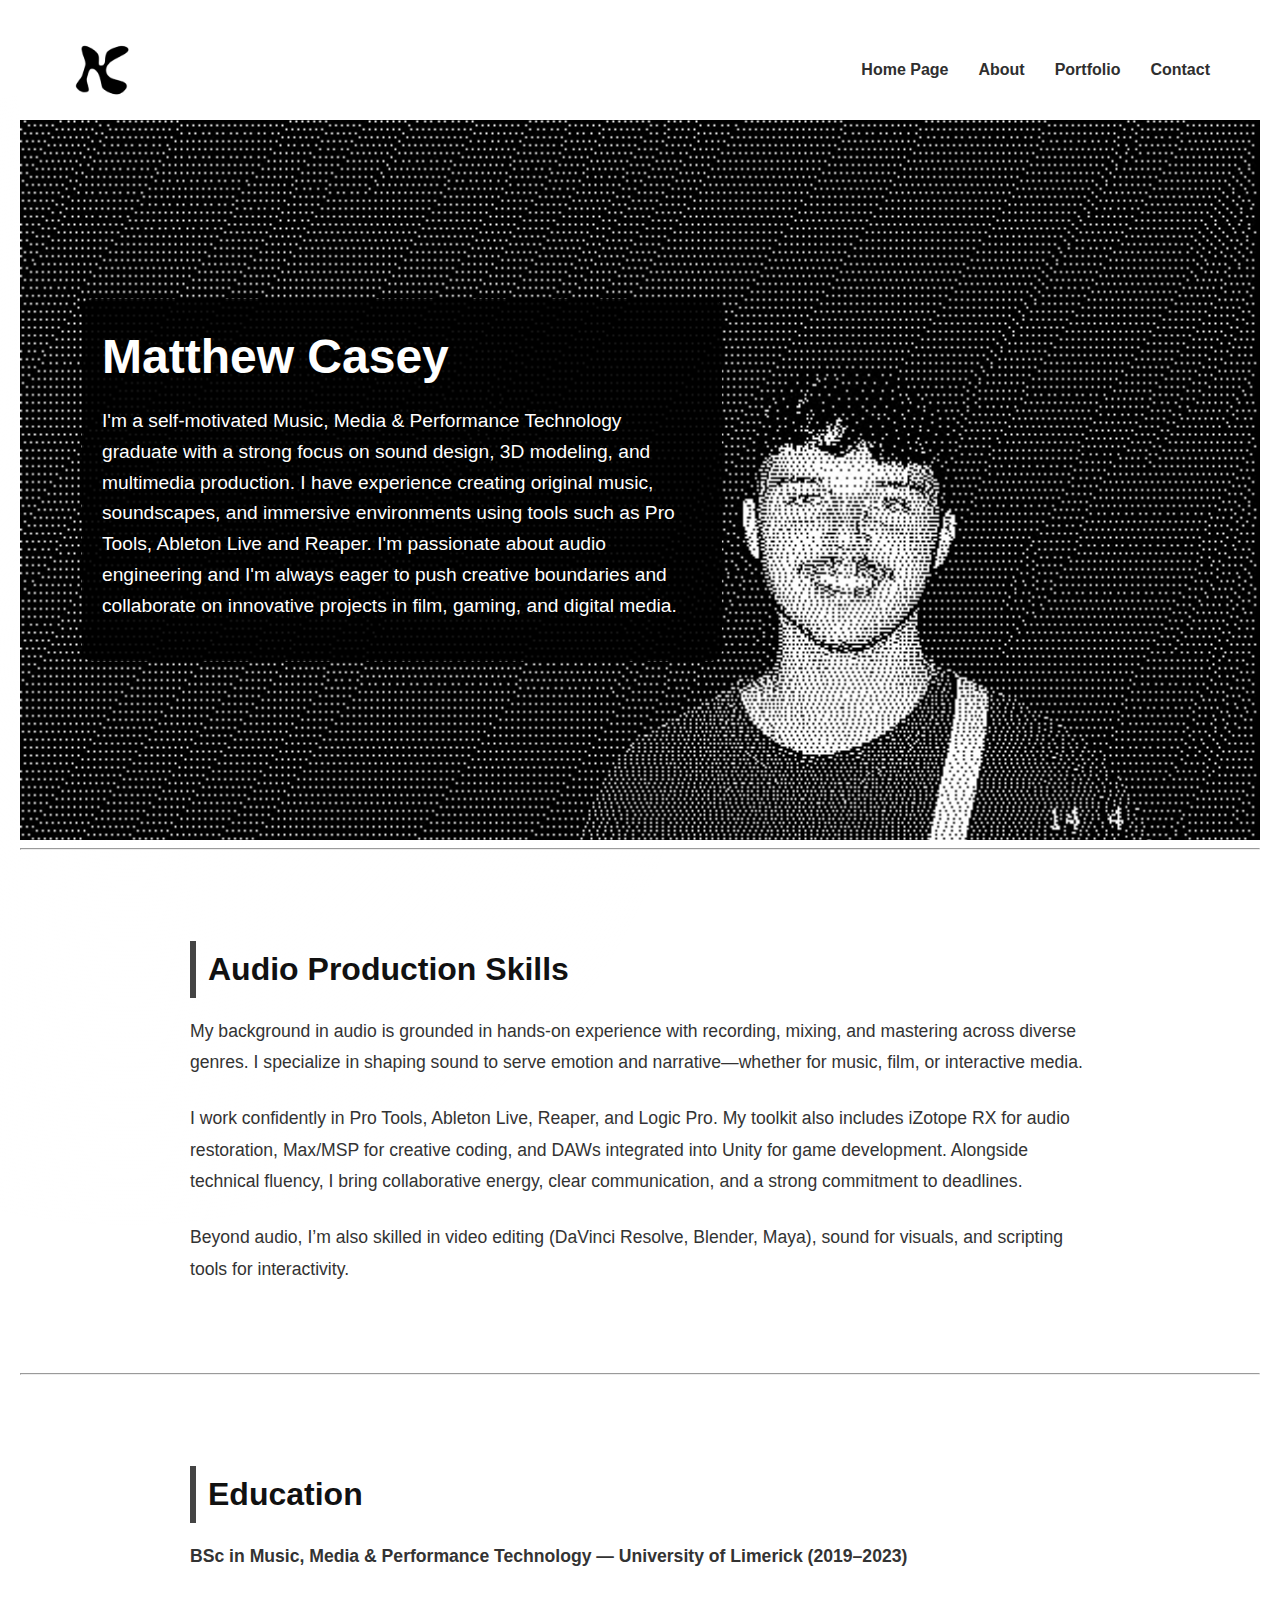
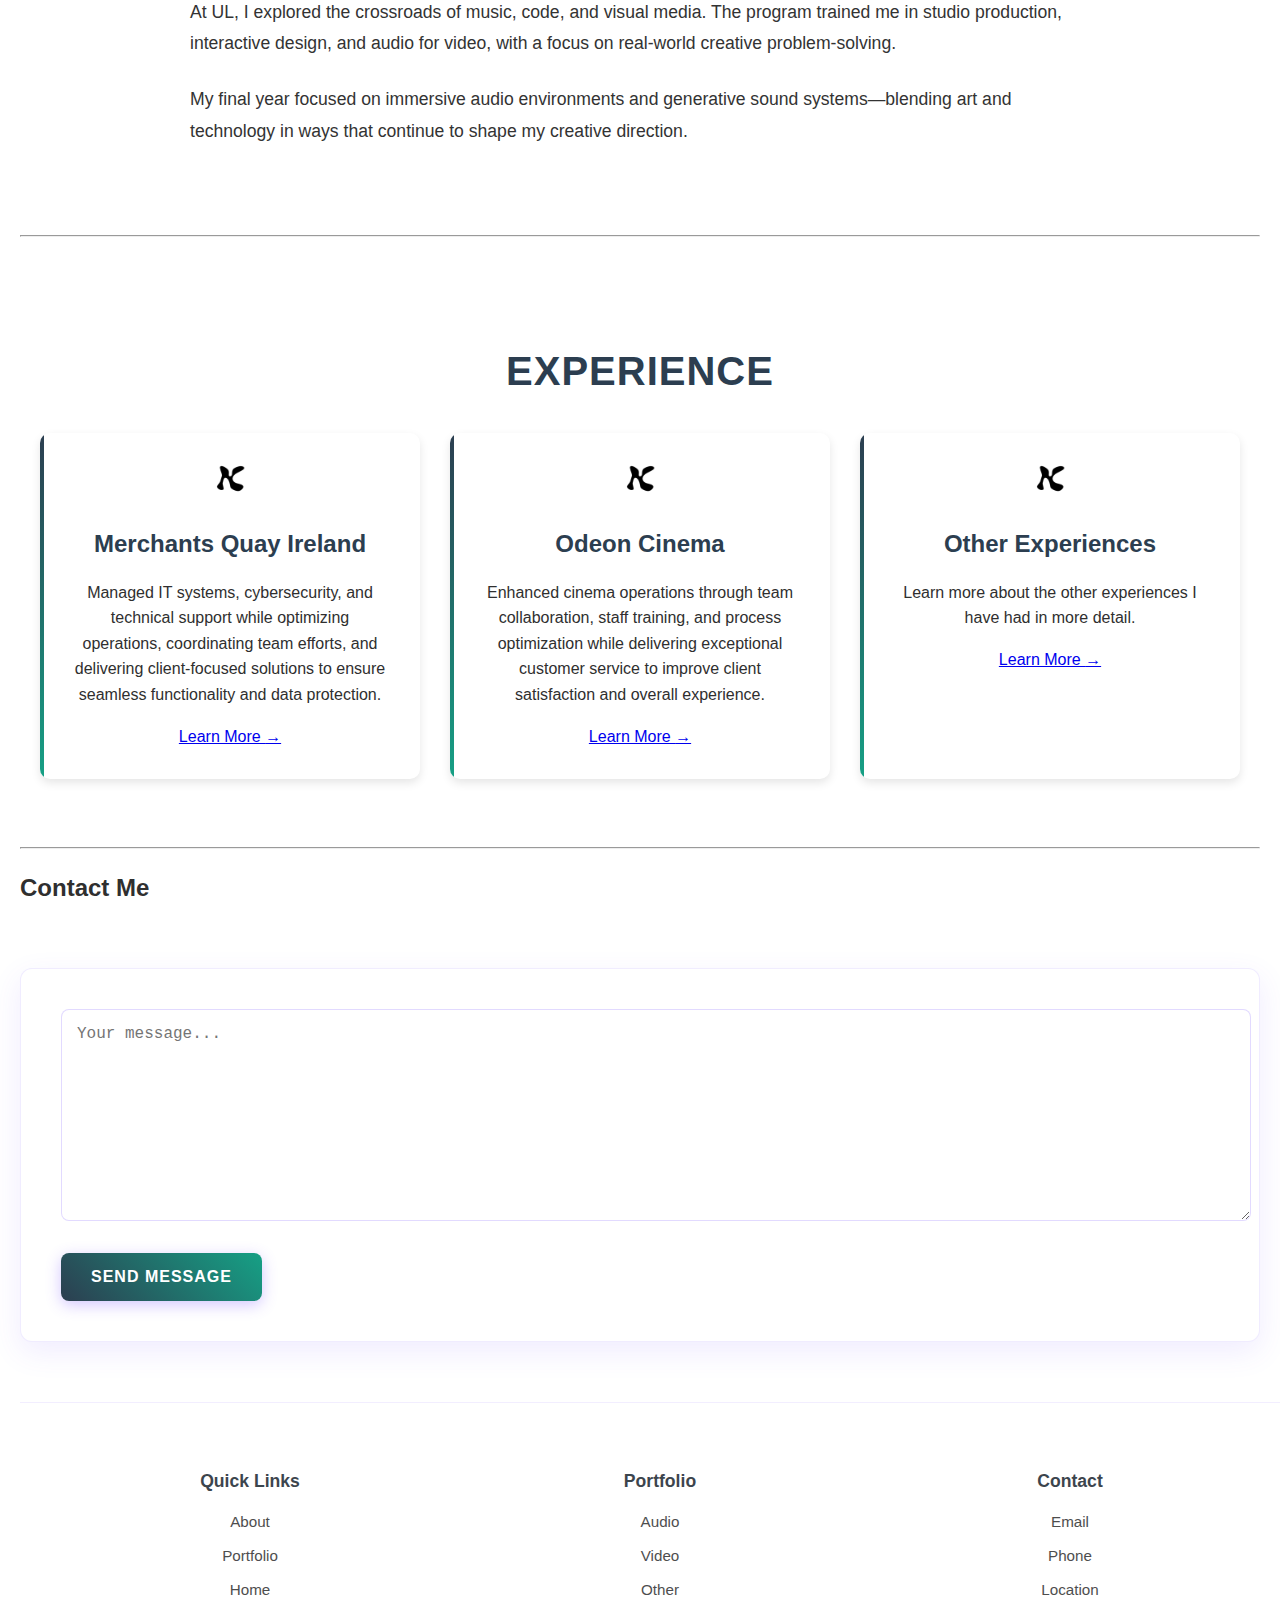
<file: index.html>
<!DOCTYPE html>
<html lang="en">
  
<head>
    <meta charset="UTF-8">
    <meta name="viewport" content="width=device-width, initial-scale=1.0">
    <title>Matthew Casey Portfolio</title>
    <link rel="stylesheet" href="styles.css">
</head>

<body>
    <!-- Navigation Header -->
    <nav class="navbar">
      <div class="navbar-left">
        <img src="images/Logo.png" alt="Logo" class="logo-img" />
      </div>
    
      <div class="nav-links">
        <a href="index.html">Home Page</a>
        <a href="about.html">About</a>
        <div class="dropdown">
          <a href="portfolio.html">Portfolio</a>
          <div class="dropdown-content">
            <a href="portfolio.html#audio">Audio</a>
            <a href="portfolio.html#video">Video</a>
            <a href="portfolio.html#coding">Coding</a>
            <a href="portfolio.html#other">Other</a>
          </div>
        </div>
        <a href="contact.html">Contact</a>
      </div>
    </nav>

    <section class="hero-section">
      <div class="header-background">
        <img src="images/dither_it_profileImage2.jpg" alt="Matthew Casey" class="header-background-image">
      </div>
      <div class="header-text-container">
        <div class="translucent-box">
          <h1>Matthew Casey</h1>
          <p class="intro">
            I'm a self-motivated Music, Media & Performance Technology graduate with a strong focus on sound design, 3D modeling, and multimedia production. I have experience creating original music, soundscapes, and immersive environments using tools such as Pro Tools, Ableton Live and Reaper. I'm passionate about audio engineering and I'm always eager to push creative boundaries and collaborate on innovative projects in film, gaming, and digital media.
          </p>
        </div>
      </div>
    </section>

    <hr>

    <section class="section-highlight">
      <h2>Audio Production Skills</h2>
      <p>
        My background in audio is grounded in hands-on experience with recording, mixing, and mastering across diverse genres. I specialize in shaping sound to serve emotion and narrative—whether for music, film, or interactive media.
      </p>
      <p>
        I work confidently in Pro Tools, Ableton Live, Reaper, and Logic Pro. My toolkit also includes iZotope RX for audio restoration, Max/MSP for creative coding, and DAWs integrated into Unity for game development. Alongside technical fluency, I bring collaborative energy, clear communication, and a strong commitment to deadlines.
      </p>
      <p>
        Beyond audio, I’m also skilled in video editing (DaVinci Resolve, Blender, Maya), sound for visuals, and scripting tools for interactivity.
      </p>
    </section>
    
    <hr>
    
    <section class="section-highlight">
      <h2>Education</h2>
      <p>
        <strong>BSc in Music, Media & Performance Technology — University of Limerick (2019–2023)</strong>
      </p>
      <p>
        At UL, I explored the crossroads of music, code, and visual media. The program trained me in studio production, interactive design, and audio for video, with a focus on real-world creative problem-solving.
      </p>
      <p>
        My final year focused on immersive audio environments and generative sound systems—blending art and technology in ways that continue to shape my creative direction.
      </p>
    </section>
    
    <hr>

    <section class="experience-section">
        <h2>Experience</h2>
      
        <div class="experience-grid">
          <div class="experience-card">
            <img src= "images\Logo.png" alt="Logo" style="width:10%;">
            <h3 class="experience-title">Merchants Quay Ireland</h3>
            <p class="experience-description">
              Managed IT systems, cybersecurity, and technical support while optimizing operations, coordinating team efforts, and delivering client-focused solutions to ensure seamless functionality and data protection.
            </p>
            <a href="jobs.html" class="learn-more">Learn More <span>&#x2192;</span></a>
          </div>
      
          <div class="experience-card">
            <img src= "images\Logo.png" alt="Logo" style="width:10%;">
            <h3 class="experience-title">Odeon Cinema</h3>
            <p class="experience-description">
              Enhanced cinema operations through team collaboration, staff training, and process optimization while delivering exceptional customer service to improve client satisfaction and overall experience.
            </p>
            <a href="jobs.html" class="learn-more">Learn More <span>&#x2192;</span></a>
          </div>
      
          <div class="experience-card">
            <img src= "images\Logo.png" alt="Logo" style="width:10%;">
            <h3 class="experience-title">Other Experiences</h3>
            <p class="experience-description">
              Learn more about the other experiences I have had in more detail.
            </p>
            <a href="jobs.html" class="learn-more">Learn More <span>&#x2192;</span></a>
          </div>
        </div>
    </section>     
    
    <hr>

    <section class="contact-section">  
      <div class="contact-container">  
        <div class="contact-content">  
          <h2>Contact Me</h2>
        
          <form class="contact-form">
            <div class="form-group">
              <textarea class="message-input" placeholder="Your message..." rows="5" required></textarea>
            </div>
            <button type="submit" class="btn btn-primary">Send Message</button>
          </form>
        </div>
    </section>

    <footer>
      <div class="footer-container">
        <div class="footer-column">
          <h4>Quick Links</h4>
          <ul>
            <li><a href="about.html">About</a></li>
            <li><a href="portfolio.html">Portfolio</a></li>
            <li><a href="index.html">Home</a></li>
          </ul>
        </div>
        <div class="footer-column">
          <h4>Portfolio</h4>
          <ul>
            <li><a href="portfolio.html#audio">Audio</a></li>
            <li><a href="portfolio.html#video">Video</a></li>
            <li><a href="portfolio.html#other">Other</a></li>
          </ul>
        </div>
        <div class="footer-column">
          <h4>Contact</h4>
          <ul>
            <li><a href="mailto:your-email@example.com">Email</a></li>
            <li><a href="tel:+1234567890">Phone</a></li>
            <li><a href="https://www.google.com/maps/place/Your+Location" target="_blank">Location</a></li>
          </ul>
        </div>
      </div>
    </footer>

    <script>
      document.addEventListener("scroll", function () {
        const scrollPosition = window.scrollY;
        const headerImage = document.querySelector(".header-background-image");

        // Adjust the image's position based on scroll
        headerImage.style.transform = `translateY(${scrollPosition * 0.5}px)`;
      });
    </script>
</body>
</html>
</file>
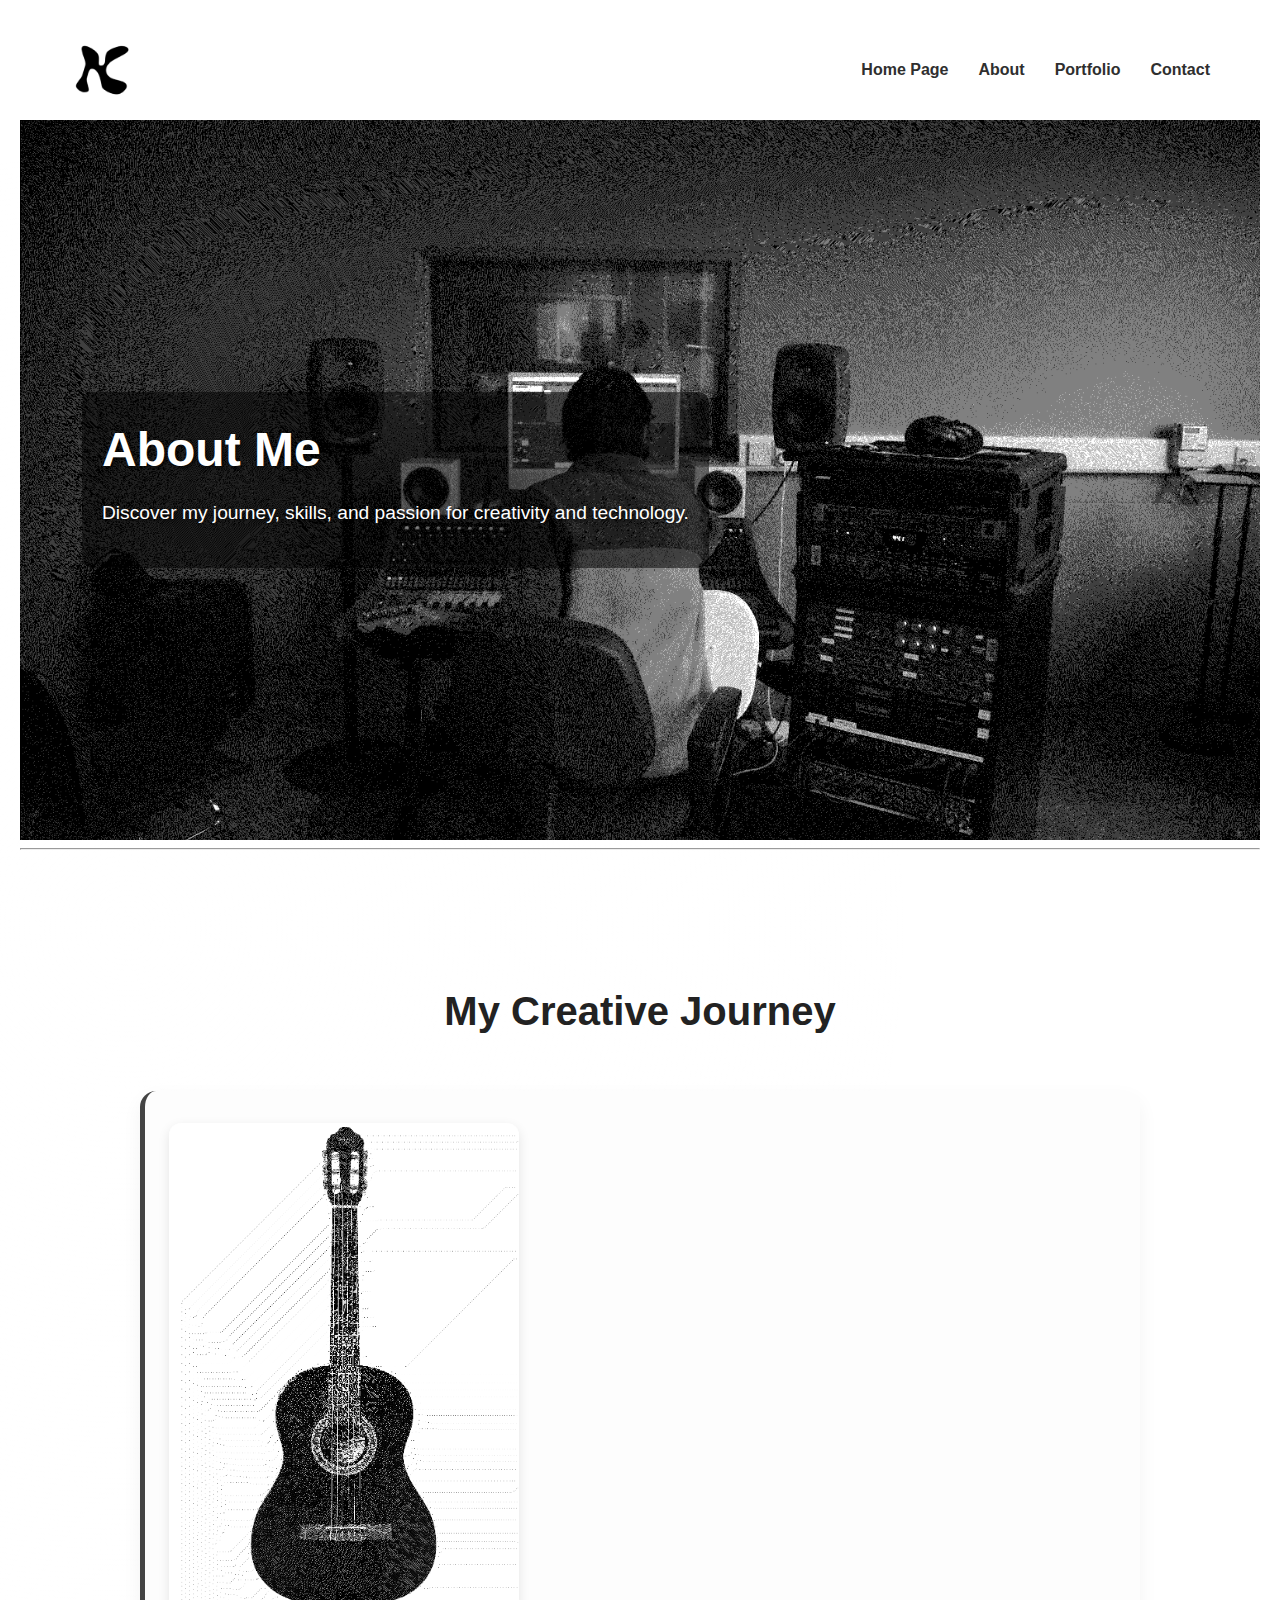
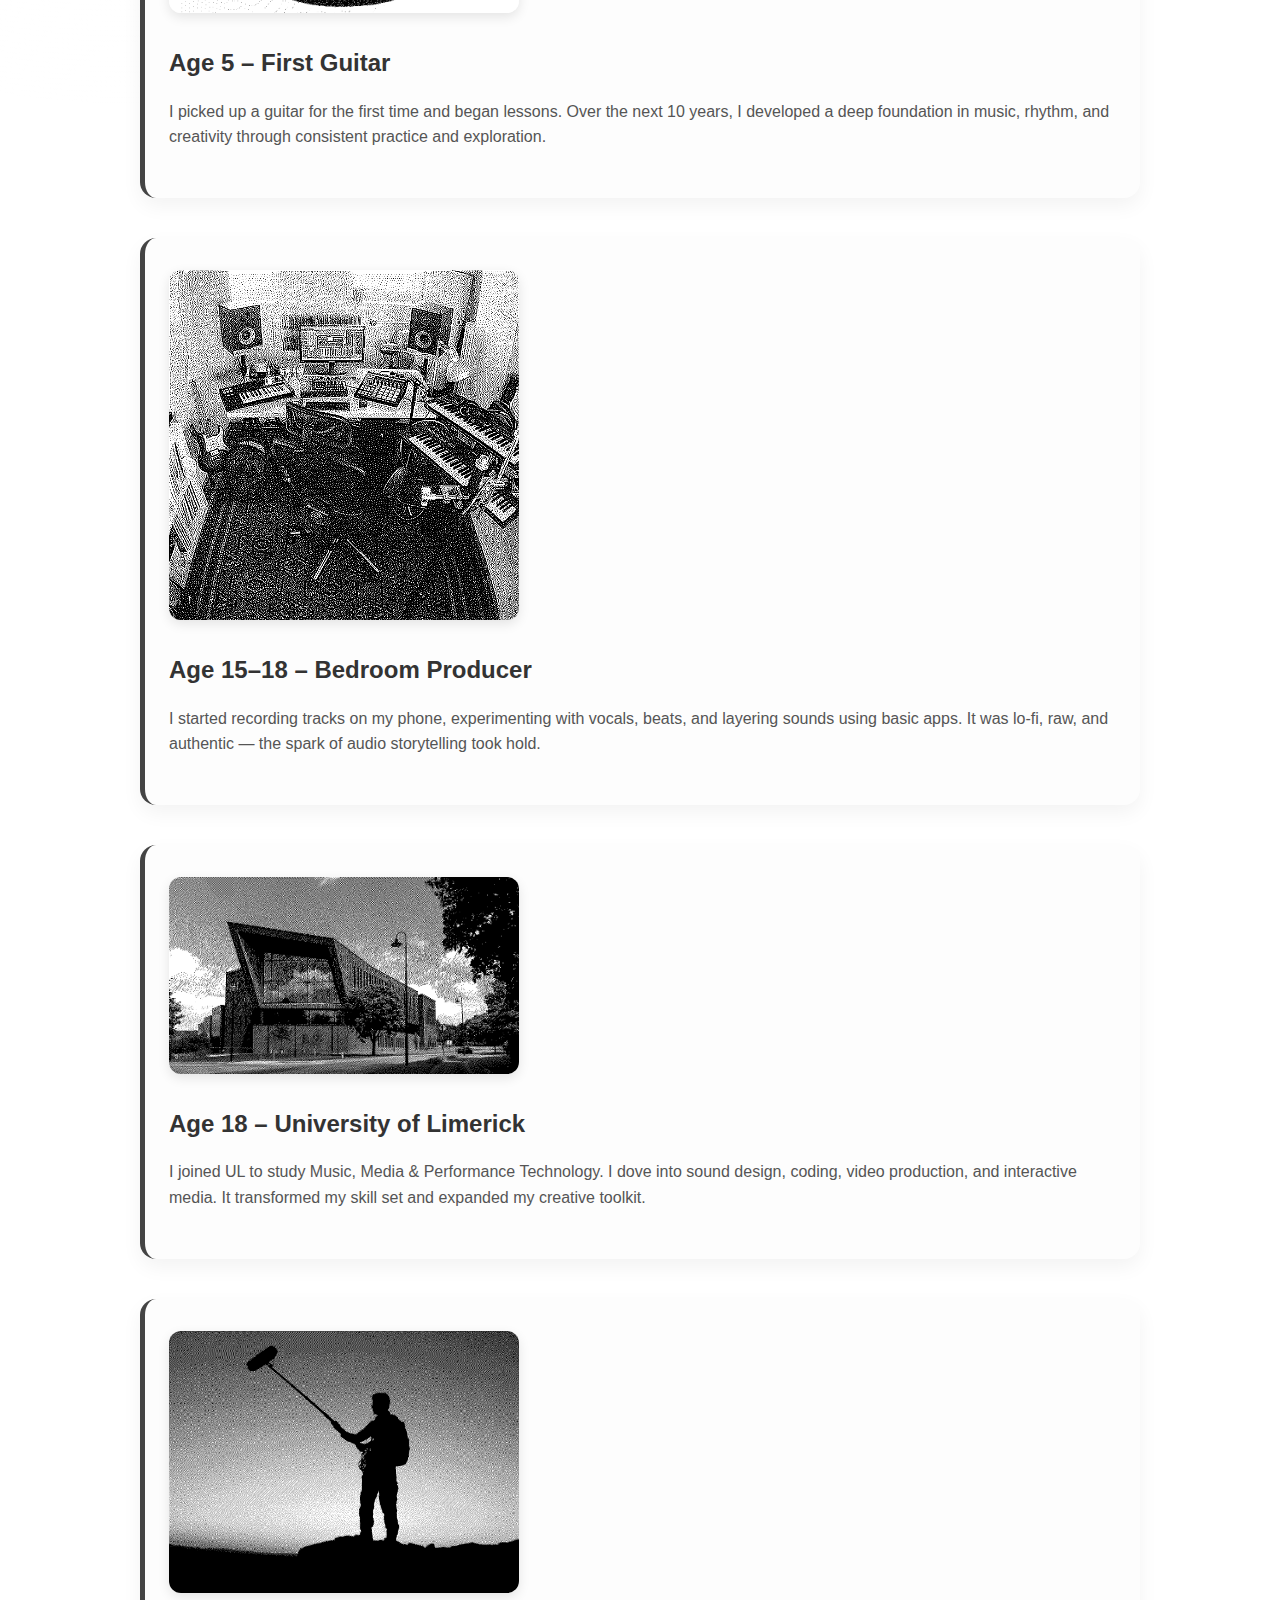
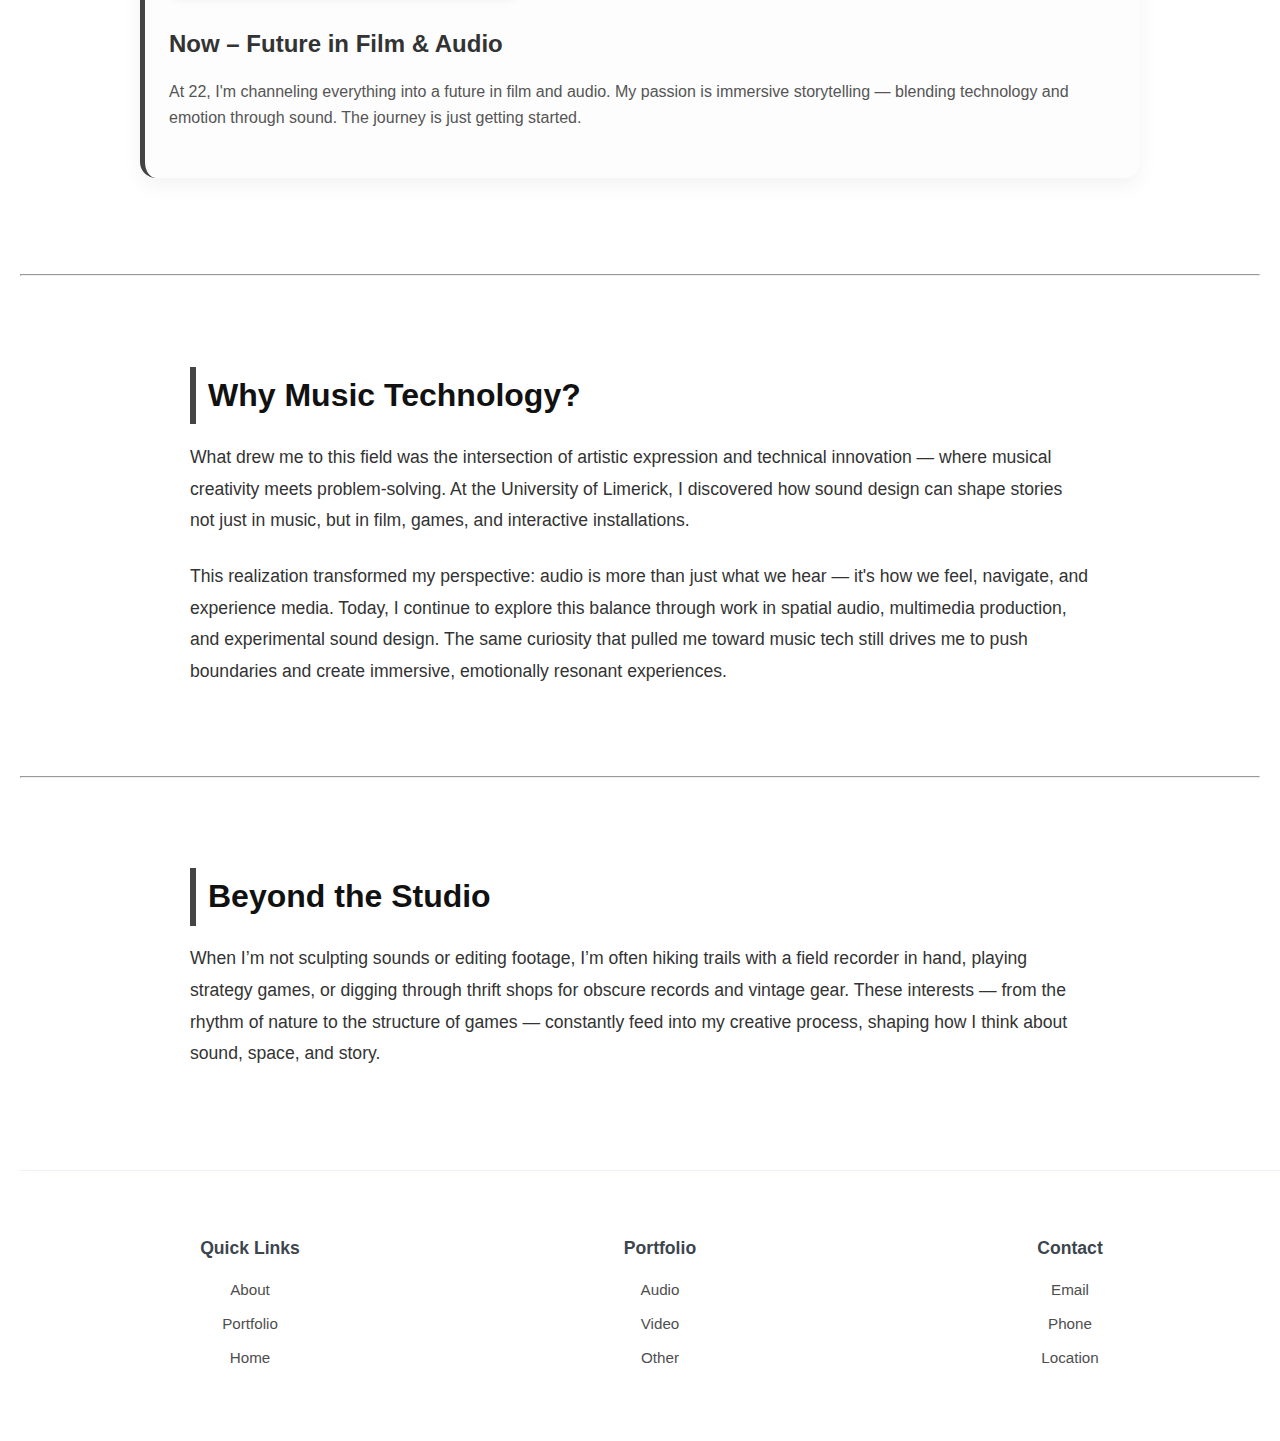
<file: about.html>
<!DOCTYPE html>
<html lang="en">
  
<head>
    <meta charset="UTF-8">
    <meta name="viewport" content="width=device-width, initial-scale=1.0">
    <title>Matthew Casey Portfolio</title>
    <link rel="stylesheet" href="styles.css">
</head>
<body>
    <!-- Navigation Header -->
    <nav class="navbar">
        <div class="navbar-left">
          <img src="images/Logo.png" alt="Logo" class="logo-img" />
        </div>
      
        <div class="nav-links">
          <a href="index.html">Home Page</a>
          <a href="about.html">About</a>
          <div class="dropdown">
            <a href="portfolio.html">Portfolio</a>
            <div class="dropdown-content">
              <a href="portfolio.html#audio">Audio</a>
              <a href="portfolio.html#video">Video</a>
              <a href="portfolio.html#coding">Coding</a>
              <a href="portfolio.html#other">Other</a>
            </div>
          </div>
          <a href="contact.html">Contact</a>
        </div>
      </nav>

      <section class="about-hero">
        <div class="header-background">
          <img src="images\dither_it_DSC_0149 (1).JPG" alt="About Background" class="header-background-image">
        </div>
        <div class="header-text-container">
          <div class="translucent-box">
            <h1>About Me</h1>
            <p>Discover my journey, skills, and passion for creativity and technology.</p>
          </div>
        </div>
      </section>

    <hr>

    <section class="team-timeline">
        <h2>My Creative Journey</h2>
        <div class="timeline">
          <div class="timeline-item">
            <div class="timeline-content">
              <img src="images/dither_it_03AVAL-VC104RDS.jpg" alt="First Guitar" />
              <h3>Age 5 – First Guitar</h3>
              <p>I picked up a guitar for the first time and began lessons. Over the next 10 years, I developed a deep foundation in music, rhythm, and creativity through consistent practice and exploration.</p>
            </div>
          </div>
          <div class="timeline-item">
            <div class="timeline-content">
              <img src="images/dither_it_4f9b64b231cbec35eadd4bdab8ae0bbc.jpg" alt="Recording at Home" />
              <h3>Age 15–18 – Bedroom Producer</h3>
              <p>I started recording tracks on my phone, experimenting with vocals, beats, and layering sounds using basic apps. It was lo-fi, raw, and authentic — the spark of audio storytelling took hold.</p>
            </div>
          </div>
          <div class="timeline-item">
            <div class="timeline-content">
              <img src="images/dither_it_glucksman-library-810x456.png" alt="UL Campus" />
              <h3>Age 18 – University of Limerick</h3>
              <p>I joined UL to study Music, Media & Performance Technology. I dove into sound design, coding, video production, and interactive media. It transformed my skill set and expanded my creative toolkit.</p>
            </div>
          </div>
          <div class="timeline-item">
            <div class="timeline-content">
              <img src="images/dither_it_boom-1200x900.jpg" alt="Film Audio" />
              <h3>Now – Future in Film & Audio</h3>
              <p>At 22, I'm channeling everything into a future in film and audio. My passion is immersive storytelling — blending technology and emotion through sound. The journey is just getting started.</p>
            </div>
          </div>
        </div>
      </section>
      

    <hr>

    <section class="section-highlight">
        <h2>Why Music Technology?</h2>
        <p>
          What drew me to this field was the intersection of artistic expression and technical innovation — where musical creativity meets problem-solving. At the University of Limerick, I discovered how sound design can shape stories not just in music, but in film, games, and interactive installations.
        </p>
        <p>
          This realization transformed my perspective: audio is more than just what we hear — it's how we feel, navigate, and experience media. Today, I continue to explore this balance through work in spatial audio, multimedia production, and experimental sound design. The same curiosity that pulled me toward music tech still drives me to push boundaries and create immersive, emotionally resonant experiences.
        </p>
      </section>
      
      <hr>
      
      <section class="section-highlight">
        <h2>Beyond the Studio</h2>
        <p>
          When I’m not sculpting sounds or editing footage, I’m often hiking trails with a field recorder in hand, playing strategy games, or digging through thrift shops for obscure records and vintage gear. These interests — from the rhythm of nature to the structure of games — constantly feed into my creative process, shaping how I think about sound, space, and story.
        </p>
    </section>



    <footer>
        <div class="footer-container">
          <div class="footer-column">
            <h4>Quick Links</h4>
            <ul>
              <li><a href="about.html">About</a></li>
              <li><a href="portfolio.html">Portfolio</a></li>
              <li><a href="index.html">Home</a></li>
            </ul>
          </div>
          <div class="footer-column">
            <h4>Portfolio</h4>
            <ul>
              <li><a href="portfolio.html#audio">Audio</a></li>
              <li><a href="portfolio.html#video">Video</a></li>
              <li><a href="portfolio.html#other">Other</a></li>
            </ul>
          </div>
          <div class="footer-column">
            <h4>Contact</h4>
            <ul>
              <li><a href="mailto:your-email@example.com">Email</a></li>
              <li><a href="tel:+1234567890">Phone</a></li>
              <li><a href="https://www.google.com/maps/place/Your+Location" target="_blank">Location</a></li>
            </ul>
          </div>
        </div>
      </footer>
</body>
</html>
</file>
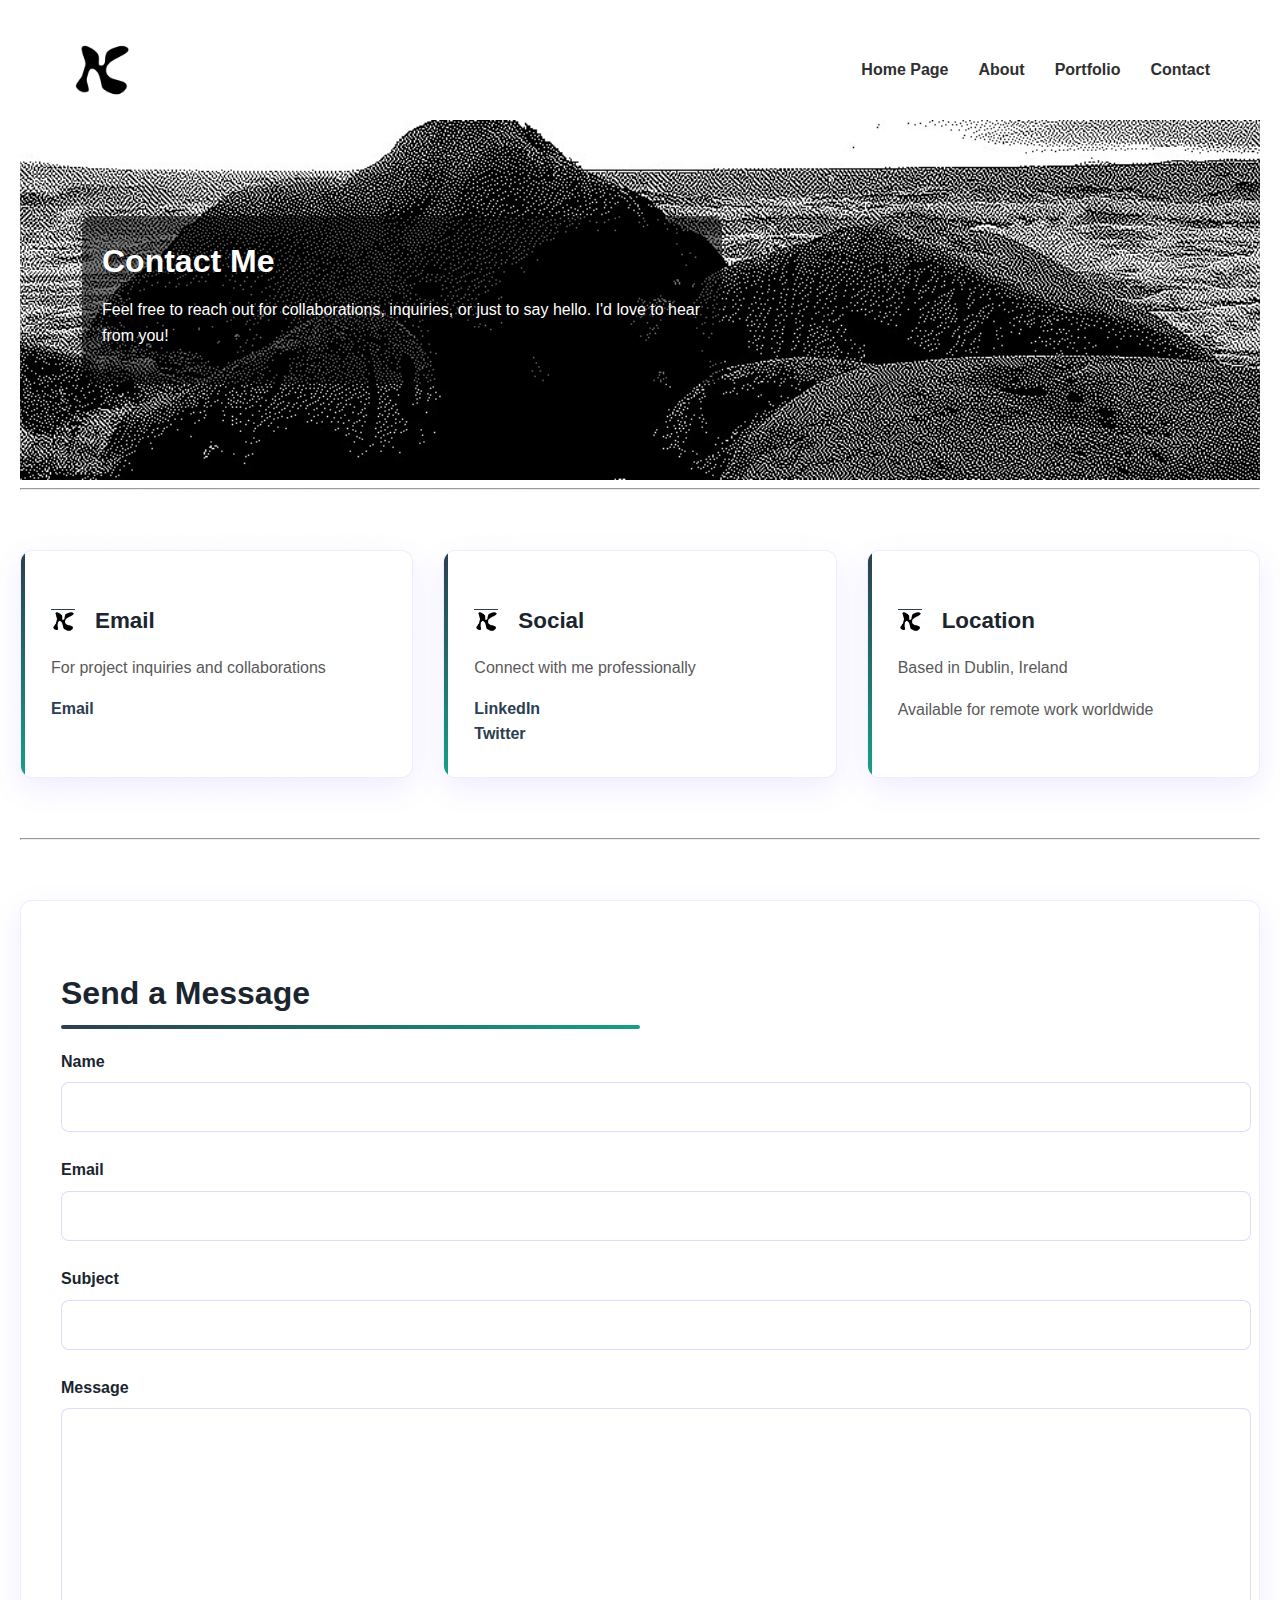
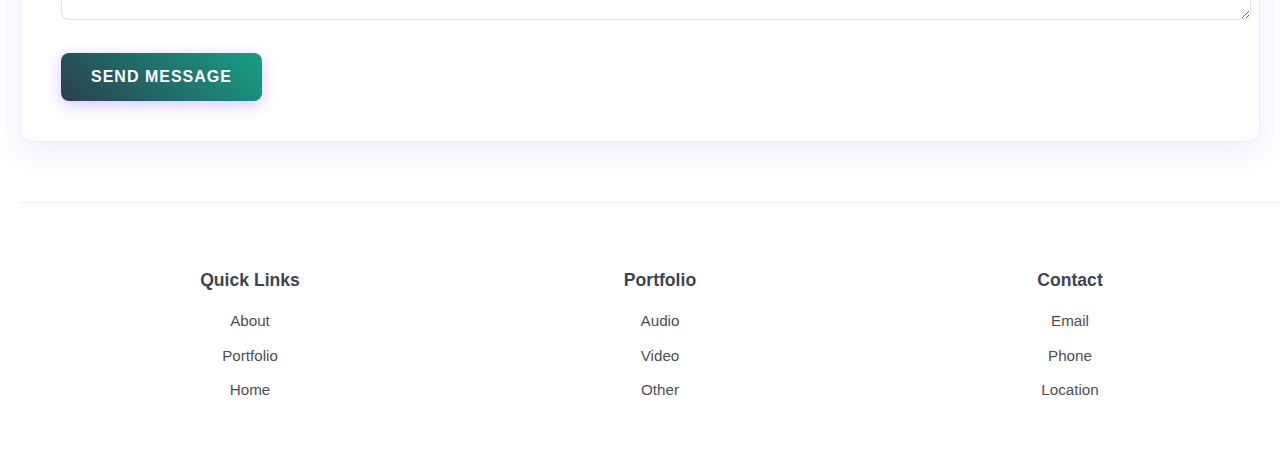
<file: contact.html>
<!DOCTYPE html>
<html lang="en">
  
<head>
    <meta charset="UTF-8">
    <meta name="viewport" content="width=device-width, initial-scale=1.0">
    <title>Matthew Casey Portfolio</title>
    <link rel="stylesheet" href="styles.css">
</head>
<body>
    <!-- Navigation Header -->
    <nav class="navbar">
        <div class="navbar-left">
          <img src="images/Logo.png" alt="Logo" class="logo-img" />
        </div>
      
        <div class="nav-links">
          <a href="index.html">Home Page</a>
          <a href="about.html">About</a>
          <div class="dropdown">
            <a href="portfolio.html">Portfolio</a>
            <div class="dropdown-content">
              <a href="portfolio.html#audio">Audio</a>
              <a href="portfolio.html#video">Video</a>
              <a href="portfolio.html#coding">Coding</a>
              <a href="portfolio.html#other">Other</a>
            </div>
          </div>
          <a href="contact.html">Contact</a>
        </div>
      </nav>

    <section class="contact-hero">
      <div class="header-background">
        <img src="images\dither_it_IMG_20170417_201646127_HDR.jpg" alt="Contact Background" class="header-background-image">
      </div>
      <div class="header-text-container">
        <div class="translucent-box">
          <h1>Contact Me</h1>
          <p>Feel free to reach out for collaborations, inquiries, or just to say hello. I'd love to hear from you!</p>
        </div>
      </div>
    </section>

    <hr>
    
    <section>
        <div class="contact-methods">
            <div class="contact-card">
                <h3>Email</h3>
                <p>For project inquiries and collaborations</p>
                <a href="mailto:mcmatthewcasey@gmail.com">Email</a>
            </div>
            
            <div class="contact-card">
                <h3>Social</h3>
                <p>Connect with me professionally</p>
                <a href="https://www.linkedin.com/in/matthew-casey-795940360/">LinkedIn</a><br>
                <a href="https://twitter.com/yourhandle">Twitter</a>
            </div>
            
            <div class="contact-card">
                <h3>Location</h3>
                <p>Based in Dublin, Ireland</p>
                <p>Available for remote work worldwide</p>
            </div>
        </div>
    </section>

    <hr>

    <section class="contact-form">
        <h2>Send a Message</h2>
        <form>
            <div class="form-group">
                <label for="name">Name</label>
                <input type="text" id="name" name="name" required>
            </div>
            
            <div class="form-group">
                <label for="email">Email</label>
                <input type="email" id="email" name="email" required>
            </div>
            
            <div class="form-group">
                <label for="subject">Subject</label>
                <input type="text" id="subject" name="subject">
            </div>
            
            <div class="form-group">
                <label for="message">Message</label>
                <textarea id="message" name="message" required></textarea>
            </div>
            
            <button type="submit">Send Message</button>
        </form>
    </section>

    <footer>
        <div class="footer-container">
          <div class="footer-column">
            <h4>Quick Links</h4>
            <ul>
              <li><a href="about.html">About</a></li>
              <li><a href="portfolio.html">Portfolio</a></li>
              <li><a href="index.html">Home</a></li>
            </ul>
          </div>
          <div class="footer-column">
            <h4>Portfolio</h4>
            <ul>
              <li><a href="portfolio.html#audio">Audio</a></li>
              <li><a href="portfolio.html#video">Video</a></li>
              <li><a href="portfolio.html#other">Other</a></li>
            </ul>
          </div>
          <div class="footer-column">
            <h4>Contact</h4>
            <ul>
              <li><a href="mailto:your-email@example.com">Email</a></li>
              <li><a href="tel:+1234567890">Phone</a></li>
              <li><a href="https://www.google.com/maps/place/Your+Location" target="_blank">Location</a></li>
            </ul>
          </div>
        </div>
      </footer>
      
</body>
</html>
</file>
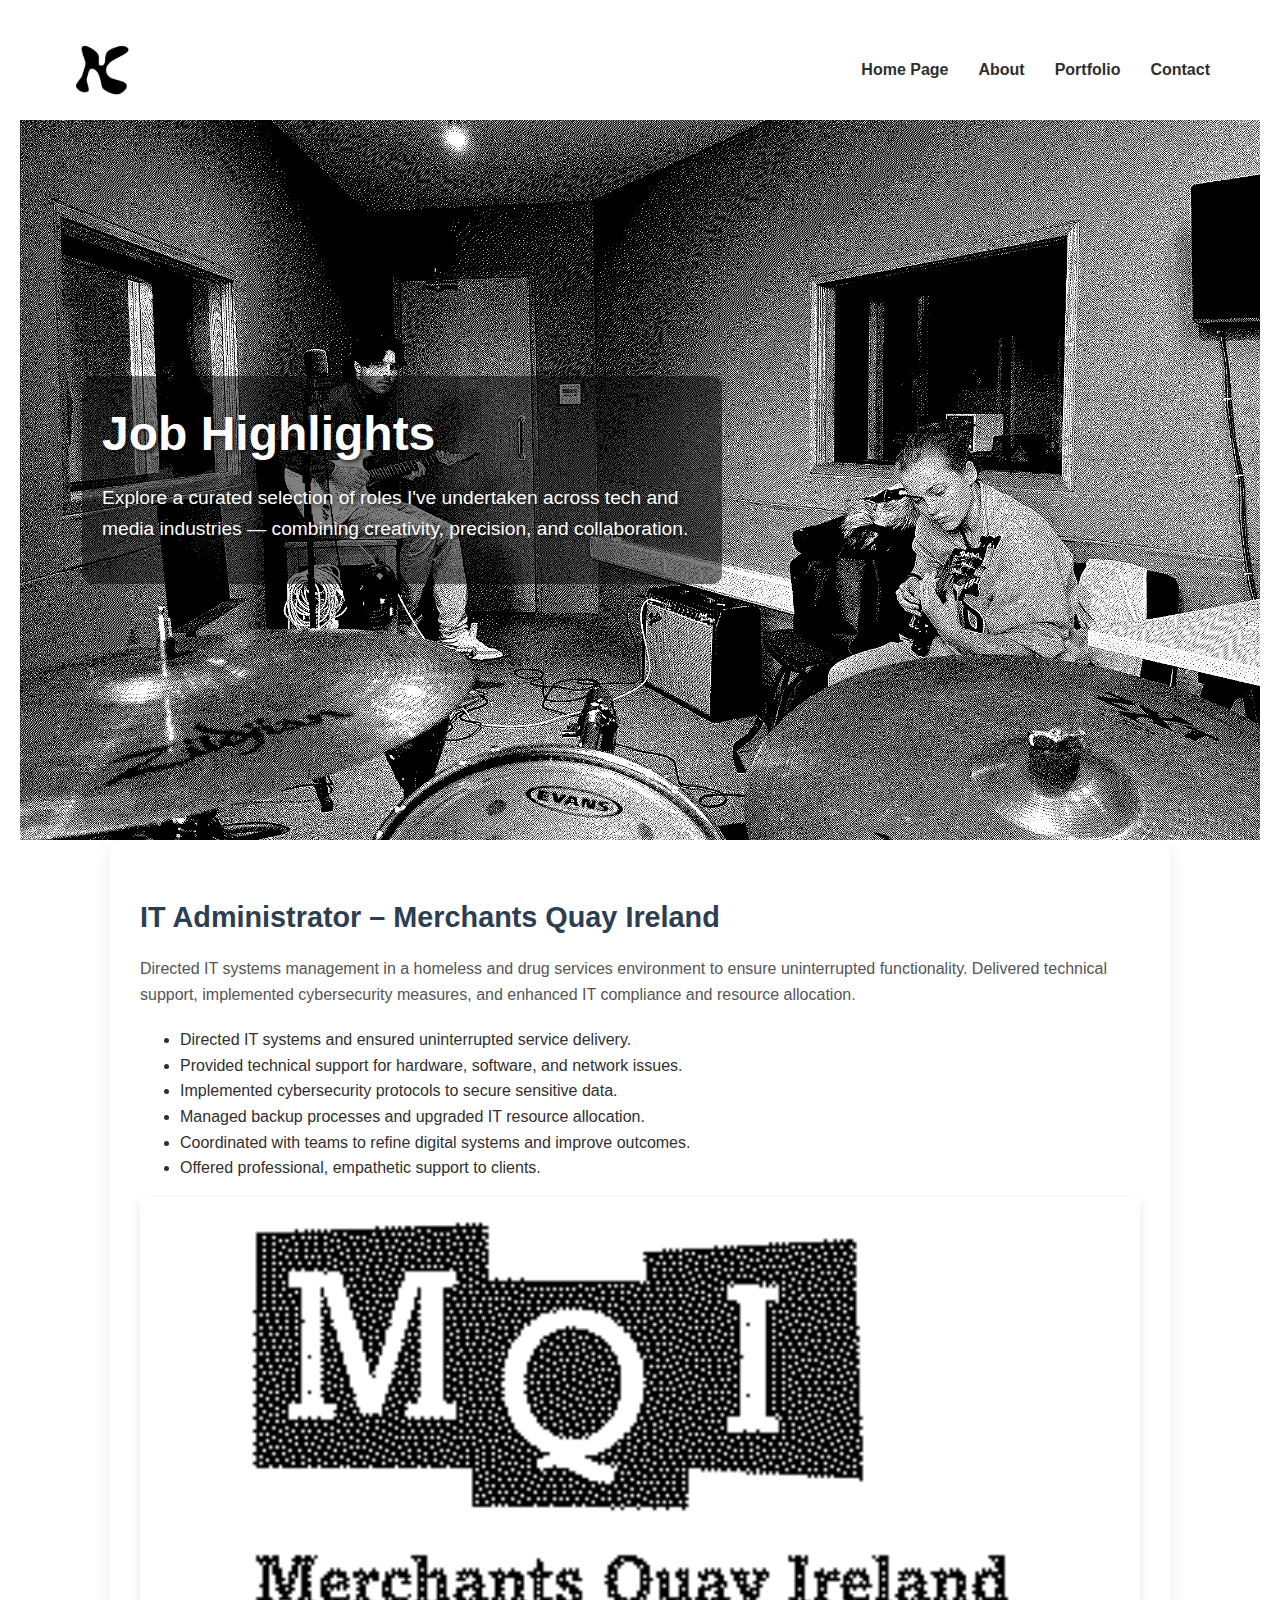
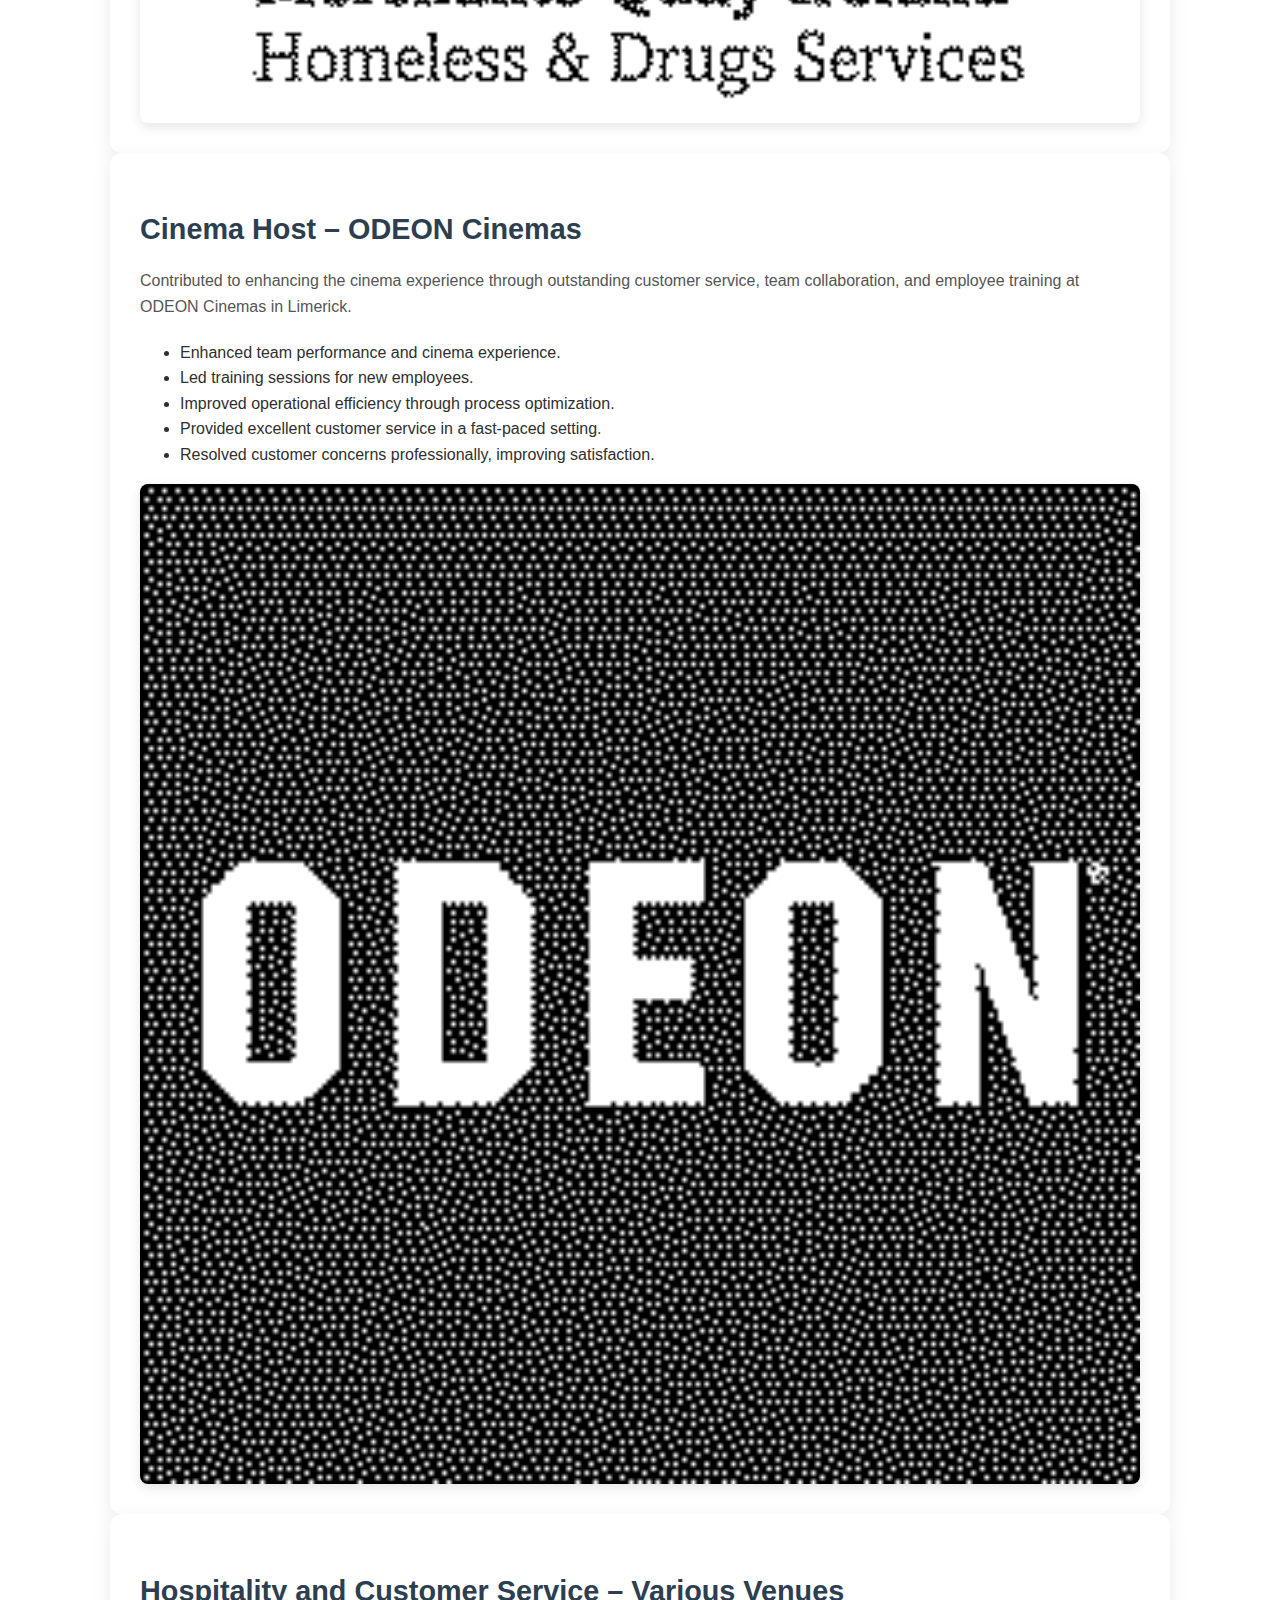
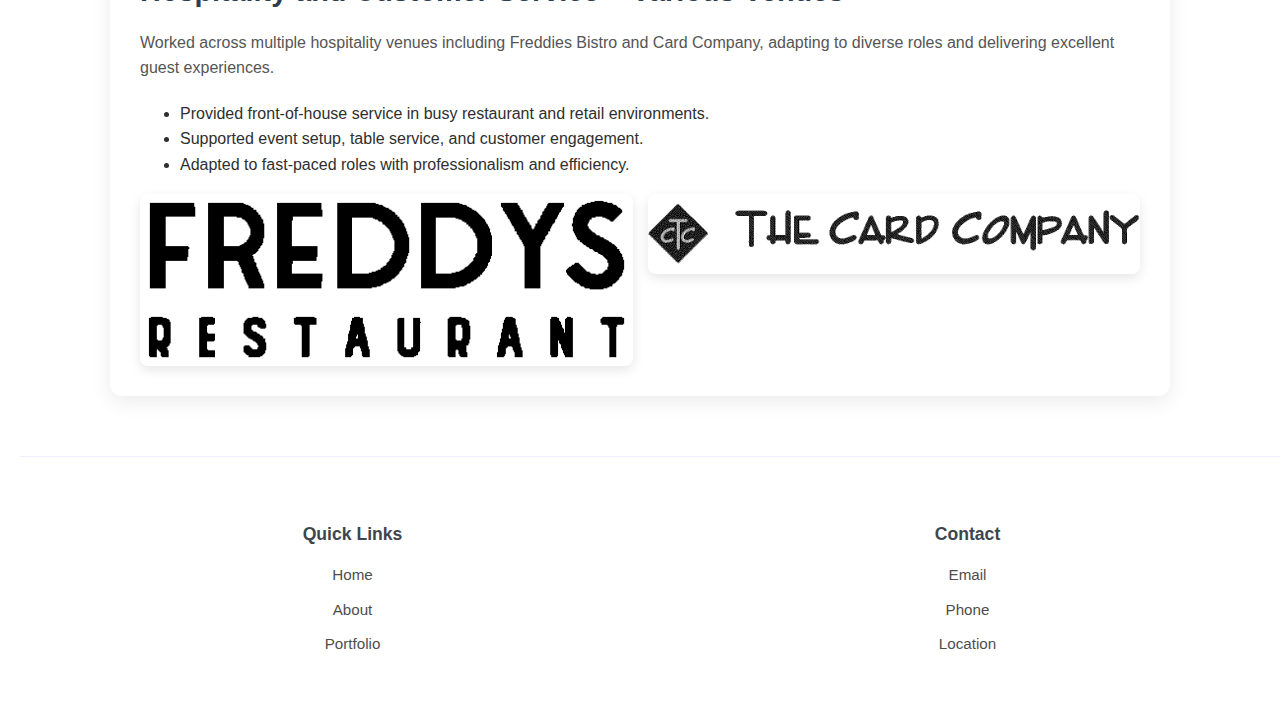
<file: jobs.html>
<!DOCTYPE html>
<html lang="en">

<head>
  <meta charset="UTF-8">
  <meta name="viewport" content="width=device-width, initial-scale=1.0">
  <title>Job Highlights - Matthew Casey Portfolio</title>
  <link rel="stylesheet" href="styles.css">
</head>

<body>
  <!-- Navigation Header -->
  <nav class="navbar">
    <div class="navbar-left">
      <img src="images/Logo.png" alt="Logo" class="logo-img" />
    </div>
  
    <div class="nav-links">
      <a href="index.html">Home Page</a>
      <a href="about.html">About</a>
      <div class="dropdown">
        <a href="portfolio.html">Portfolio</a>
        <div class="dropdown-content">
          <a href="portfolio.html#audio">Audio</a>
          <a href="portfolio.html#video">Video</a>
          <a href="portfolio.html#coding">Coding</a>
          <a href="portfolio.html#other">Other</a>
        </div>
      </div>
      <a href="contact.html">Contact</a>
    </div>
  </nav>

  <!-- Hero Section -->
  <section class="jobs-hero">
    <div class="header-background">
      <img src="images/dither_it_Snapchat-1384878065.jpg" alt="Job Highlights Background" class="header-background-image">
    </div>
    <div class="header-text-container">
      <div class="translucent-box">
        <h1>Job Highlights</h1>
        <p>Explore a curated selection of roles I've undertaken across tech and media industries — combining creativity, precision, and collaboration.</p>
      </div>
    </div>
  </section>

<!-- Job Highlights Section -->
<section class="job-showcase">
    <div class="job-card">
      <h2>IT Administrator – Merchants Quay Ireland</h2>
      <p>Directed IT systems management in a homeless and drug services environment to ensure uninterrupted functionality. Delivered technical support, implemented cybersecurity measures, and enhanced IT compliance and resource allocation.</p>
      <ul>
        <li>Directed IT systems and ensured uninterrupted service delivery.</li>
        <li>Provided technical support for hardware, software, and network issues.</li>
        <li>Implemented cybersecurity protocols to secure sensitive data.</li>
        <li>Managed backup processes and upgraded IT resource allocation.</li>
        <li>Coordinated with teams to refine digital systems and improve outcomes.</li>
        <li>Offered professional, empathetic support to clients.</li>
      </ul>
      <div class="job-gallery">
        <img src="images/dither_it_images.png" alt="Community IT support">
      </div>
    </div>
  
    <div class="job-card">
      <h2>Cinema Host – ODEON Cinemas</h2>
      <p>Contributed to enhancing the cinema experience through outstanding customer service, team collaboration, and employee training at ODEON Cinemas in Limerick.</p>
      <ul>
        <li>Enhanced team performance and cinema experience.</li>
        <li>Led training sessions for new employees.</li>
        <li>Improved operational efficiency through process optimization.</li>
        <li>Provided excellent customer service in a fast-paced setting.</li>
        <li>Resolved customer concerns professionally, improving satisfaction.</li>
      </ul>
      <div class="job-gallery">
        <img src="images/dither_it_odeon.png" alt="Cinema operations">
      </div>
    </div>
  
    <div class="job-card">
      <h2>Hospitality and Customer Service – Various Venues</h2>
      <p>Worked across multiple hospitality venues including Freddies Bistro and Card Company, adapting to diverse roles and delivering excellent guest experiences.</p>
      <ul>
        <li>Provided front-of-house service in busy restaurant and retail environments.</li>
        <li>Supported event setup, table service, and customer engagement.</li>
        <li>Adapted to fast-paced roles with professionalism and efficiency.</li>
      </ul>
      <div class="job-gallery">
        <img src="images/dither_it_freddys-restaurant-logo-202106.png" alt="Restaurant service">
        <img src="images/dither_it_TCC_Logo.png" alt="Hospitality staff at event">
      </div>
    </div>
  </section>
  
  

  <!-- Footer -->
  <footer>
    <div class="footer-container">
      <div class="footer-column">
        <h4>Quick Links</h4>
        <ul>
          <li><a href="index.html">Home</a></li>
          <li><a href="about.html">About</a></li>
          <li><a href="portfolio.html">Portfolio</a></li>
        </ul>
      </div>
      <div class="footer-column">
        <h4>Contact</h4>
        <ul>
          <li><a href="mailto:your-email@example.com">Email</a></li>
          <li><a href="tel:+1234567890">Phone</a></li>
          <li><a href="https://www.google.com/maps/place/Your+Location" target="_blank">Location</a></li>
        </ul>
      </div>
    </div>
  </footer>
</body>
</html>
</file>
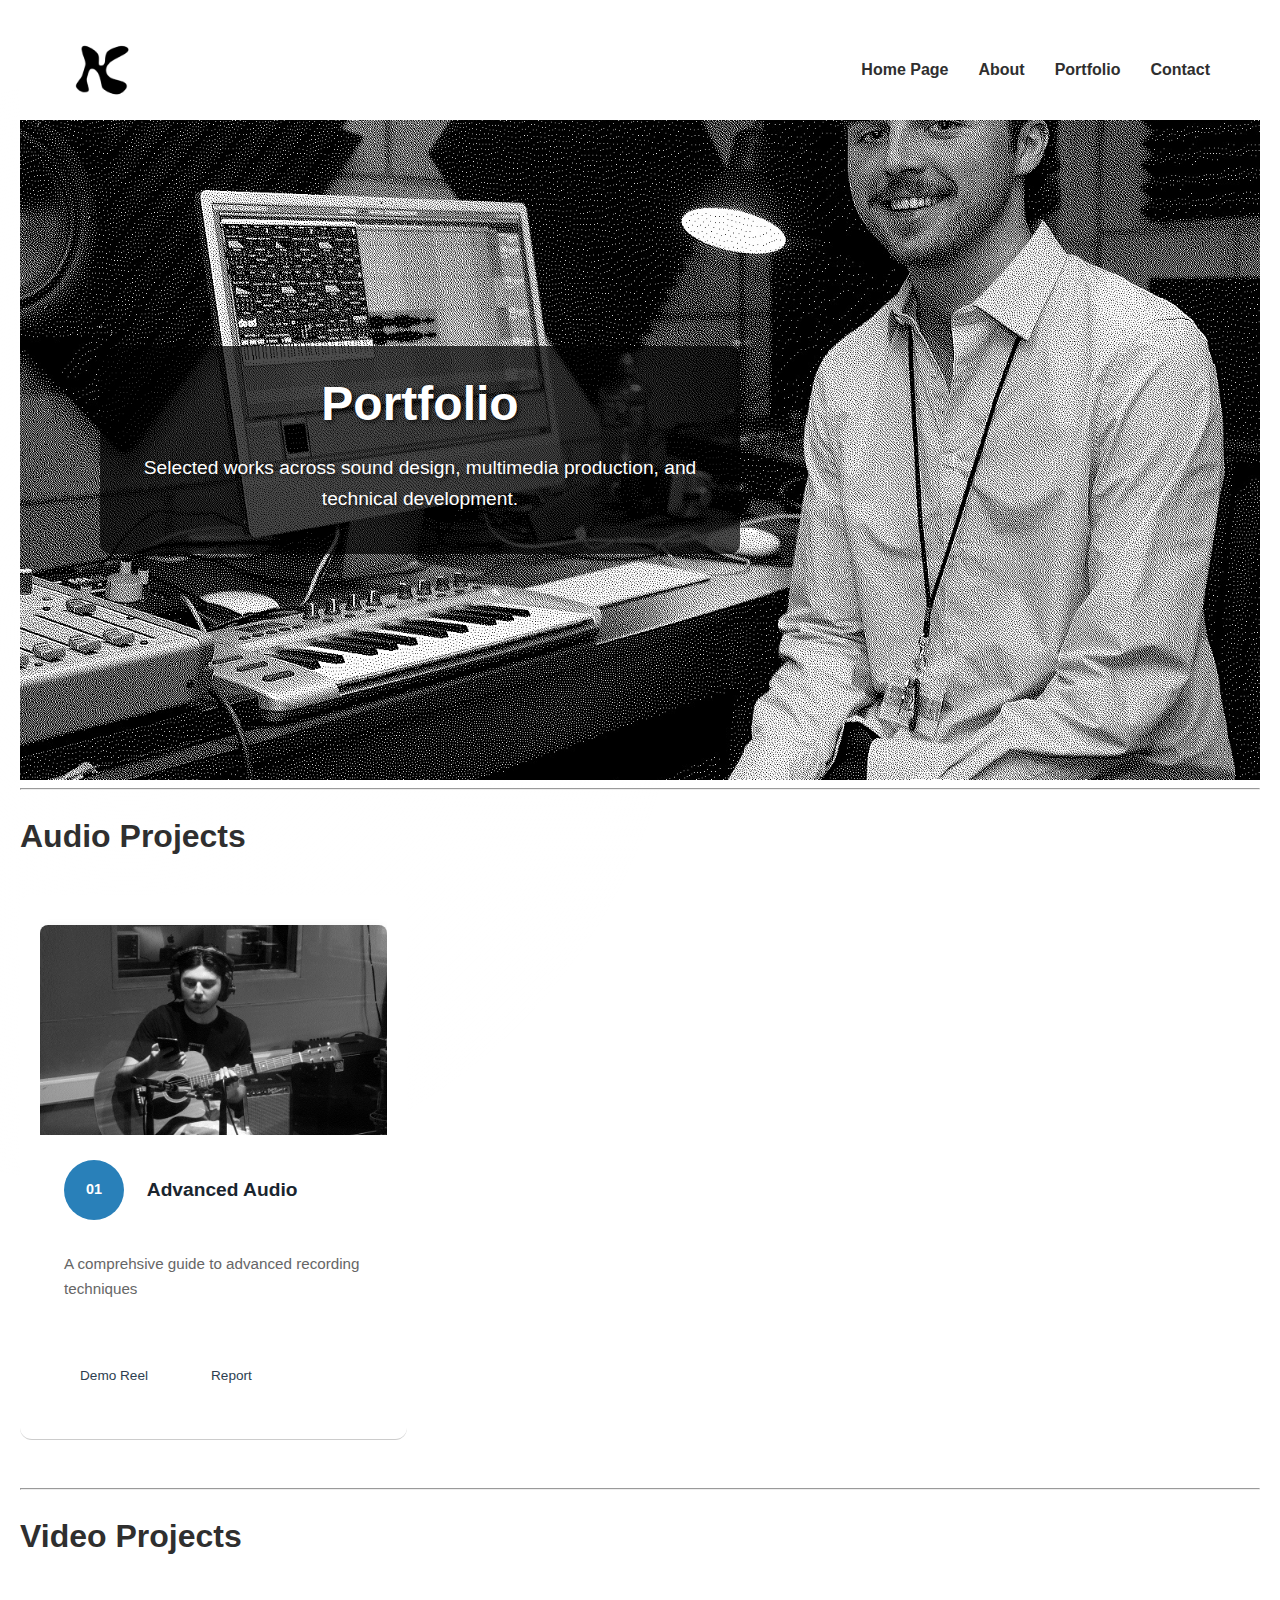
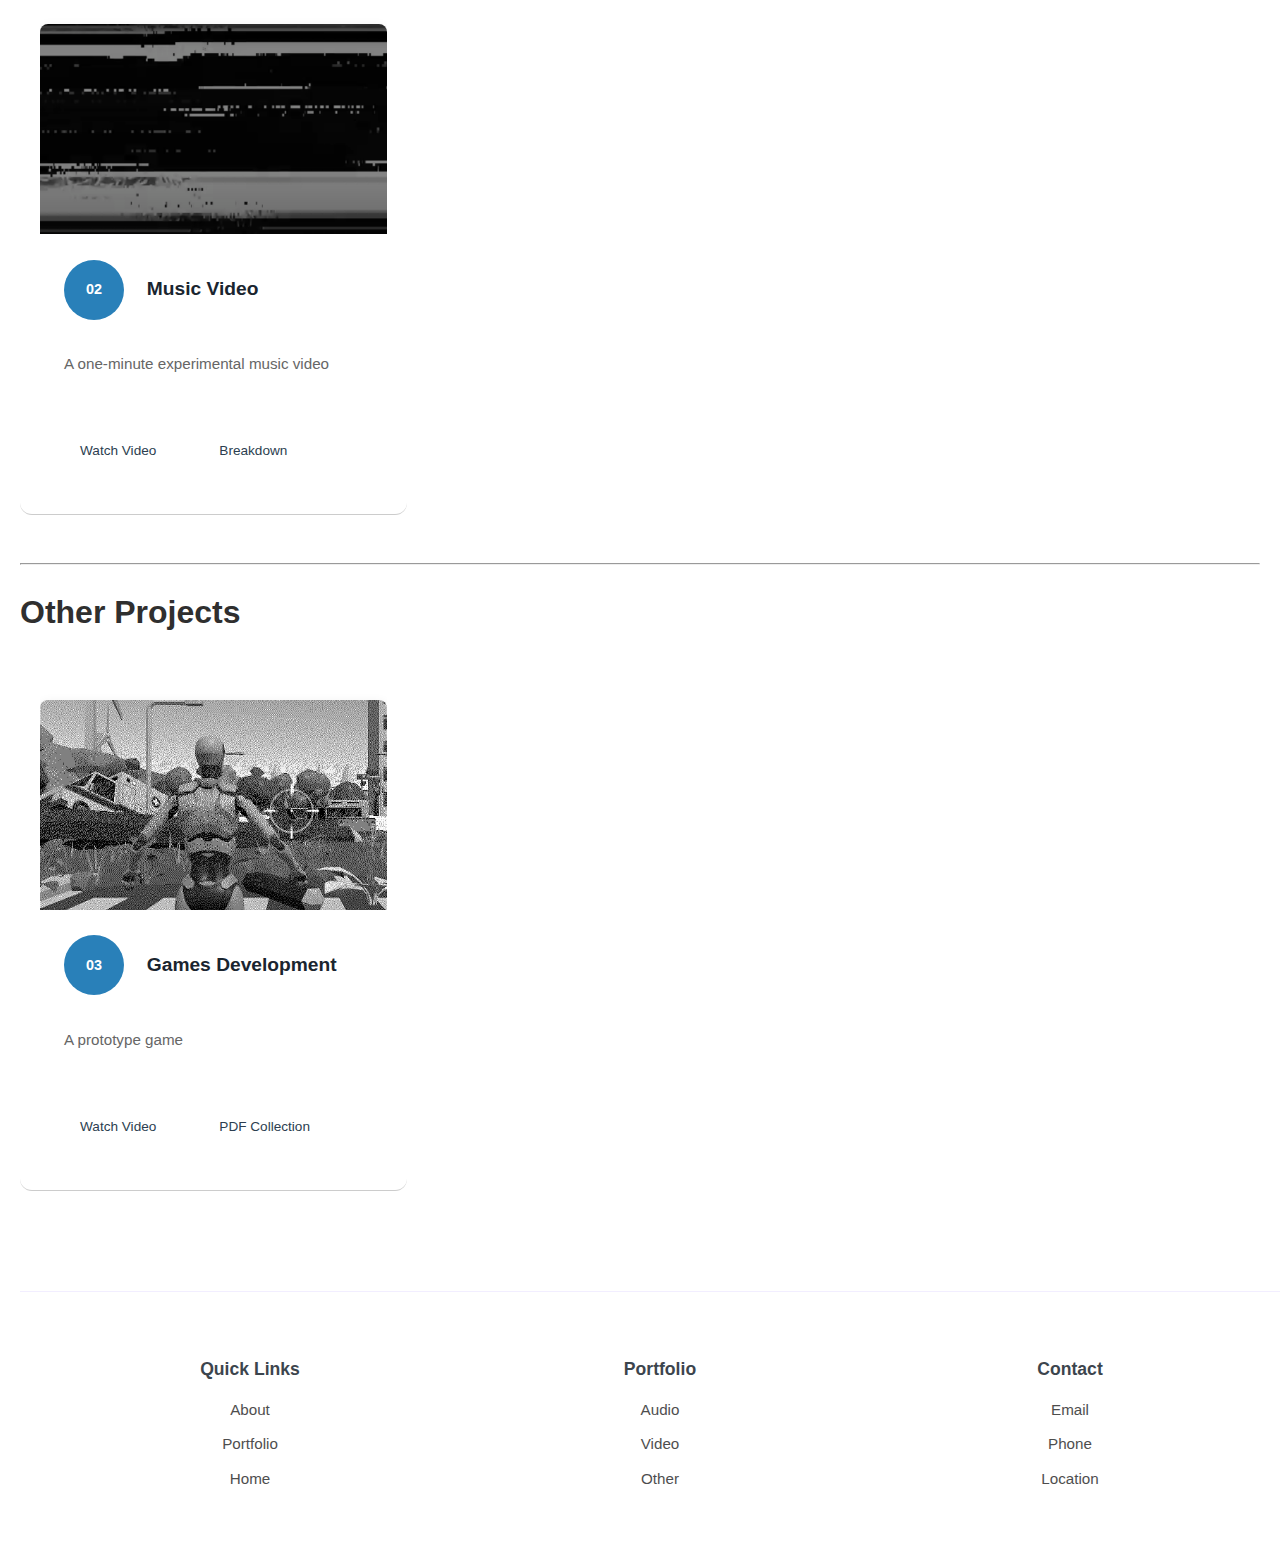
<file: portfolio.html>
<!DOCTYPE html>
<html lang="en">
<head>
  <meta charset="UTF-8">
  <meta name="viewport" content="width=device-width, initial-scale=1.0">
  <title>Matthew Casey Portfolio</title>
  <link rel="stylesheet" href="styles.css">
</head>
<body>
  <!-- Navigation Header -->
  <nav class="navbar">
    <div class="navbar-left">
      <img src="images/Logo.png" alt="Logo" class="logo-img" />
    </div>
    <div class="nav-links">
      <a href="index.html">Home Page</a>
      <a href="about.html">About</a>
      <div class="dropdown">
        <a href="portfolio.html">Portfolio</a>
        <div class="dropdown-content">
          <a href="portfolio.html#audio">Audio</a>
          <a href="portfolio.html#video">Video</a>
          <a href="portfolio.html#coding">Coding</a>
          <a href="portfolio.html#other">Other</a>
        </div>
      </div>
      <a href="contact.html">Contact</a>
    </div>
  </nav>

  <section class="portfolio-hero">
    <div class="header-background">
      <img src="images/dither_it_DemoDay.jpg" alt="Portfolio Background" class="header-background-image">
    </div>
    <div class="header-text-container">
      <div class="translucent-box">
        <h1>Portfolio</h1>
        <p>Selected works across sound design, multimedia production, and technical development.</p>
      </div>
    </div>
  </section>

  <script>
    document.addEventListener("scroll", function () {
      const scrollPosition = window.scrollY;
      const portfolioImage = document.querySelector(".portfolio-hero .header-background-image");
  
      // Adjust the image's position based on scroll
      if (portfolioImage) {
        portfolioImage.style.transform = `translateY(${scrollPosition * 0.5}px)`;
      }
    });
  </script>

  <hr>

  <div class="container">
    <section id="audio">
      <div class="section-header">
        <h1 class="section-title">Audio Projects</h1>
      </div>
      
      <div class="projects-grid">
        <div class="project">
          <div class="project-img-container">
            <img src="images/dither_it_IMG_20230303_173047.jpg" alt="Cinematic Sound Design" class="project-img" />
          </div>
          <div class="project-header">
            <div class="project-icon">01</div>
            <h2>Advanced Audio</h2>
          </div>
          <div class="project-content">
            <p>A comprehsive guide to advanced recording techniques</p>
          </div>
          <div class="project-links">
            <a href="#">Demo Reel</a>
            <a href="Advanced Audio.html">Report</a>
          </div>
        </div>
      </div>
    </section>

    <hr>

    <section id="video">
      <div class="section-header">
        <h1 class="section-title">Video Projects</h1>
      </div>
      
      <div class="projects-grid">
        <div class="project">
          <div class="project-img-container">
            <img src="images/Screenshot 2025-05-08 011433.png" alt="3D Animation Short" class="project-img" />
          </div>
          <div class="project-header">
            <div class="project-icon">02</div>
            <h2>Music Video</h2>
          </div>
          <div class="project-content">
            <p>A one-minute experimental music video</p>
          </div>
          <div class="project-links">
            <a href="https://youtu.be/y9ZdmZMfbSU">Watch Video</a>
            <a href="Music Video.html">Breakdown</a>
          </div>
        </div>
      </div>
    </section>

    <hr>

    <section id="other">
      <div class="section-header">
        <h1 class="section-title">Other Projects</h1>
      </div>
      
      <div class="projects-grid">
        <div class="project">
          <div class="project-img-container">
            <img src="images/dither_it_Screenshot 2025-05-08 013341.png" alt="Technical Writing" class="project-img" />
          </div>
          <div class="project-header">
            <div class="project-icon">03</div>
            <h2>Games Development</h2>
          </div>
          <div class="project-content">
            <p>A prototype game</p>
          </div>
          <div class="project-links">
            <a href="https://youtu.be/craG3kHzPaY">Watch Video</a>
            <a href="#">PDF Collection</a>
          </div>
        </div>
      </div>
    </section>
  </div>

  <footer>
    <div class="footer-container">
      <div class="footer-column">
        <h4>Quick Links</h4>
        <ul>
          <li><a href="about.html">About</a></li>
          <li><a href="portfolio.html">Portfolio</a></li>
          <li><a href="index.html">Home</a></li>
        </ul>
      </div>
      <div class="footer-column">
        <h4>Portfolio</h4>
        <ul>
          <li><a href="portfolio.html#audio">Audio</a></li>
          <li><a href="portfolio.html#video">Video</a></li>
          <li><a href="portfolio.html#other">Other</a></li>
        </ul>
      </div>
      <div class="footer-column">
        <h4>Contact</h4>
        <ul>
          <li><a href="mailto:your-email@example.com">Email</a></li>
          <li><a href="tel:+1234567890">Phone</a></li>
          <li><a href="https://www.google.com/maps/place/Your+Location" target="_blank">Location</a></li>
        </ul>
      </div>
    </div>
  </footer>
</body>
</html>
</file>
<file: styles.css>
/* =======================
   Color Palette & Defaults
========================== */
:root {
  --primary: #2C3E50;   /* Dark Slate Blue */
  --secondary: #2980B9; /* Muted Blue */
  --accent: #16A085;    /* Teal Green */
  --dark: #1A252F;      /* Deep Charcoal */
  --light: #ffffff;     /* Soft Gray */
  --text: #2F2F2F;      /* Neutral Dark Gray */
}

/* General body styles */
body {
  margin: 20px; /* Add 20px margin around the entire page */
  font-family: 'Arial', sans-serif; /* Ensure consistent font styling */
  line-height: 1.6; /* Improve readability */
  color: var(--text);
  padding: 0; /* Remove padding */
  background-color: var(--light);
  background-image: radial-gradient(circle at 10% 20%, rgba(255, 255, 255, 0.6) 0%, transparent 20%);
}

/* =======================
   Navigation
========================== */
.navbar {
  width: 100%; /* Full width */
  display: flex;
  justify-content: space-between;
  align-items: center;
  padding: 20px 50px;
  box-sizing: border-box;
  background-color: var(--light);
  position: relative;
  z-index: 2;
}

.navbar-left {
  display: flex;
  align-items: center;
}

.logo-img {
  height: 60px;
  width: auto;
}

.nav-links {
  display: flex;
  gap: 30px;
  align-items: center;
}

.nav-links a {
  position: relative;
  text-decoration: none;
  color: var(--text);
  font-weight: 600;
  transition: color 0.3s ease;
}

.nav-links a:hover {
  color: var(--primary);
}

.nav-links a::after {
  content: '';
  position: absolute;
  width: 0;
  height: 3px;
  background: linear-gradient(90deg, var(--primary), var(--accent));
  bottom: -5px;
  left: 0;
  border-radius: 2px;
  transition: width 0.3s;
}

.nav-links a:hover::after {
  width: 100%;
}

/* Dropdown Menu */
.dropdown {
  position: relative;
}

.dropdown-content {
  display: none;
  position: absolute;
  background: #fff;
  border-radius: 8px;
  box-shadow: 0 10px 25px rgba(0, 0, 0, 0.1);
  min-width: 180px;
  padding: 10px 0;
  z-index: 10;
}

.dropdown:hover .dropdown-content {
  display: block;
  animation: fadeIn 0.3s ease-out;
}

@keyframes fadeIn {
  from { opacity: 0; transform: translateY(10px); }
  to { opacity: 1; transform: translateY(0); }
}

.dropdown-content a {
  display: block;
  padding: 10px 20px;
  color: var(--text);
  font-weight: 500;
  text-decoration: none;
  transition: all 0.2s;
}

.dropdown-content a:hover {
  background-color: var(--light);
  color: var(--primary);
  padding-left: 25px;
}

/* =======================
   Header
========================== */
header {
  position: relative;
  height: 80vh; /* Reduce the height to 80% of the viewport */
  overflow: hidden;
}

.header-background {
  position: absolute;
  top: 0;
  left: 0;
  width: 100%;
  height: 100%;
  background-image: url('images/dither_it_profileImage2.jpg'); /* Use the image as a background */
  background-size: cover; /* Ensure the image covers the entire section */
  background-position: center; /* Center the image */
  background-attachment: fixed; /* Fix the image for the parallax effect */
}

.header-text-container {
  position: relative;
  z-index: 2;
  display: flex;
  flex-direction: column;
  justify-content: center;
  align-items: flex-start; /* Align text to the left */
  height: 100%;
  padding: 0 5%; /* Add some padding on the left */
  color: white;
  text-shadow: 2px 2px 4px rgba(0, 0, 0, 0.7); /* Add shadow for readability */
}

.translucent-box {
  background: rgba(0, 0, 0, 0.5); /* Semi-transparent black box */
  padding: 20px;
  border-radius: 10px;
  max-width: 600px;
}

.translucent-box h1 {
  font-size: 3rem;
  margin: 0;
}

.translucent-box .intro {
  font-size: 1.2rem;
  margin-top: 10px;
}

.footer-container {
  position: relative;
  z-index: 2;
  display: flex;
  flex-wrap: wrap;
  align-items: center;
  gap: 40px;
}

.footer-column h1,
.footer-column p {
  position: relative;
  z-index: 2;
}

.footer-image {
  position: absolute;
  top: 0;
  right: 0;
  max-width: 100%;
  height: auto;
  opacity: 0.15;
  z-index: 1;
  pointer-events: none;
}

/* =======================
   Hero Section
========================== */

.hero-section {
  position: relative;
  height: 80vh; /* Adjust height as needed */
  overflow: hidden;
}

.hero-section .header-background {
  position: absolute;
  top: 0;
  left: 0;
  width: 100%;
  height: 100%;
  background-image: url('images/dither_it_profileImage2.jpg'); /* Use the image as a background */
  background-size: cover; /* Ensure the image covers the entire section */
  background-position: center; /* Center the image */
  background-attachment: fixed; /* Fix the image for the parallax effect */
}

.hero-section .header-background-image {
  width: 100%;
  height: 100%;
  object-fit: cover;
}

.hero-section .header-text-container {
  position: relative;
  z-index: 2;
  display: flex;
  flex-direction: column;
  justify-content: center;
  align-items: flex-start; /* Align text to the left */
  height: 100%;
  padding: 0 5%; /* Add some padding on the left */
  color: white;
  text-shadow: 2px 2px 4px rgba(0, 0, 0, 0.7); /* Add shadow for readability */
}

.hero-section .translucent-box {
  background: rgba(0, 0, 0, 0.9); /* Semi-transparent black box */
  padding: 20px;
  border-radius: 10px;
  max-width: 600px;
}

.hero-section .translucent-box h1 {
  font-size: 3rem;
  margin: 0;
}

.hero-section .translucent-box .intro {
  font-size: 1.2rem;
  margin-top: 10px;
}

/* =======================
   Skills Section
========================== */

.enhanced-section {
  max-width: 900px;
  margin: 3rem auto;
  padding: 1rem 2rem;
  font-size: 1.1rem;
  color: #2c2c2c;
}

.enhanced-section h2 {
  font-size: 2rem;
  border-left: 6px solid #555;
  padding-left: 12px;
  margin-bottom: 1rem;
  color: #111;
}

.skills-list, .sub-skills {
  list-style-type: none;
  padding-left: 0;
}

.skills-list > li {
  margin-bottom: 1.5rem;
}

.sub-skills li::before {
  content: "🎧";
  margin-right: 8px;
  color: #666;
}


/* =======================
   Porfolio Hero Section
========================== */

/* Portfolio Hero Section */
.portfolio-hero {
  position: relative;
  height: 60vh; /* Reduced height to 60% of the viewport */
  overflow: hidden;
}

.portfolio-hero .header-background {
  position: absolute;
  top: 0;
  left: 0;
  width: 100%;
  height: 100%;
  overflow: hidden; /* Ensure the image doesn't overflow */
}

.portfolio-hero .header-background-image {
  width: 100%;
  height: 100%;
  object-fit: cover;
  transform: scale(1.25); /* Zoom out the image by 25% */
  transform-origin: center; /* Keep the zoom centered */
}

.portfolio-hero .header-text-container {
  position: relative;
  z-index: 2;
  display: flex;
  flex-direction: column;
  justify-content: center;
  align-items: flex-start; /* Align text to the left */
  height: 100%;
  padding: 0 5%; /* Add some padding on the left */
  color: white;
  text-shadow: 2px 2px 4px rgba(0, 0, 0, 0.7); /* Add shadow for readability */
}

.portfolio-hero .translucent-box {
  background: rgba(0, 0, 0, 0.7); /* Semi-transparent black box */
  padding: 20px;
  border-radius: 10px;
  max-width: 600px;
}

.portfolio-hero .translucent-box h1 {
  font-size: 3rem;
  margin: 0;
}

.portfolio-hero .translucent-box p {
  font-size: 1.2rem;
  margin-top: 10px;
}

/* =======================
   Jobs Hero Section
========================== */

.jobs-hero {
  position: relative;
  height: 80vh; /* Same height as the other hero sections */
  overflow: hidden;
}

.jobs-hero .header-background {
  position: absolute;
  top: 0;
  left: 0;
  width: 100%;
  height: 100%;
  background-size: cover; /* Ensure the image covers the entire section */
  background-position: center; /* Center the image */
  background-attachment: fixed; /* Fix the image for the parallax effect */
}

.jobs-hero .header-background-image {
  width: 100%;
  height: 100%;
  object-fit: cover;
}

.jobs-hero .header-text-container {
  position: relative;
  z-index: 2;
  display: flex;
  flex-direction: column;
  justify-content: center;
  align-items: flex-start; /* Align text to the left */
  height: 100%;
  padding: 0 5%; /* Add some padding on the left */
  color: white;
  text-shadow: 2px 2px 4px rgba(0, 0, 0, 0.7); /* Add shadow for readability */
}

.jobs-hero .translucent-box {
  background: rgba(0, 0, 0, 0.5); /* Semi-transparent black box */
  padding: 20px;
  border-radius: 10px;
  max-width: 600px;
}

.jobs-hero .translucent-box h1 {
  font-size: 3rem;
  margin: 0;
}

.jobs-hero .translucent-box p {
  font-size: 1.2rem;
  margin-top: 10px;
}

/* =======================
   Contact Hero Section
========================== */

.contact-hero {
  position: relative;
  height: 40vh; /* Reduced height to 40% of the viewport */
  overflow: hidden;
}

.contact-hero .header-background {
  position: absolute;
  top: 0;
  left: 0;
  width: 100%;
  height: 100%;
  background-size: cover; /* Ensure the image covers the entire section */
  background-position: center; /* Center the image */
  background-attachment: fixed; /* Fix the image for the parallax effect */
}

.contact-hero .header-background-image {
  width: 100%;
  height: 100%;
  object-fit: cover;
}

.contact-hero .header-text-container {
  position: relative;
  z-index: 2;
  display: flex;
  flex-direction: column;
  justify-content: center;
  align-items: flex-start; /* Align text to the left */
  height: 100%;
  padding: 0 5%; /* Add some padding on the left */
  color: white;
  text-shadow: 2px 2px 4px rgba(0, 0, 0, 0.7); /* Add shadow for readability */
}

.contact-hero .translucent-box {
  background: rgba(0, 0, 0, 0.5); /* Semi-transparent black box */
  padding: 20px;
  border-radius: 10px;
  max-width: 600px;
}

.contact-hero .translucent-box h1 {
  font-size: 2rem; /* Adjusted font size for smaller hero */
  margin: 0;
}

.contact-hero .translucent-box p {
  font-size: 1rem; /* Adjusted font size for smaller hero */
  margin-top: 10px;
}

/* =======================
   About Hero Section
========================== */

.about-hero {
  position: relative;
  height: 80vh; /* Full hero height */
  overflow: hidden;
}

.about-hero .header-background {
  position: absolute;
  top: 0;
  left: 0;
  width: 100%;
  height: 100%;
  background-size: cover; /* Ensure the image covers the entire section */
  background-position: center; /* Center the image */
  background-attachment: fixed; /* Fix the image for the parallax effect */
}

.about-hero .header-background-image {
  width: 100%;
  height: 100%;
  object-fit: cover;
}

.about-hero .header-text-container {
  position: relative;
  z-index: 2;
  display: flex;
  flex-direction: column;
  justify-content: center;
  align-items: flex-start; /* Align text to the left */
  height: 100%;
  padding: 0 5%; /* Add some padding on the left */
  color: white;
  text-shadow: 2px 2px 4px rgba(0, 0, 0, 0.7); /* Add shadow for readability */
}

.about-hero .translucent-box {
  background: rgba(0, 0, 0, 0.5); /* Semi-transparent black box */
  padding: 20px;
  border-radius: 10px;
  max-width: 600px;
}

.about-hero .translucent-box h1 {
  font-size: 3rem;
  margin: 0;
}

.about-hero .translucent-box p {
  font-size: 1.2rem;
  margin-top: 10px;
}

/* =======================
   Team Timeline
========================== */

.team-timeline {
  max-width: 1000px;
  margin: 4rem auto;
  padding: 2rem;
  text-align: center;
}

.team-timeline h2 {
  font-size: 2.5rem;
  margin-bottom: 3rem;
  color: #222;
  position: relative;
}

.timeline {
  display: grid;
  gap: 2.5rem;
}

.timeline-item {
  background: #fdfdfd;
  border-left: 5px solid #444;
  padding: 2rem 1.5rem;
  border-radius: 1rem;
  box-shadow: 0 8px 20px rgba(0, 0, 0, 0.05);
  position: relative;
  text-align: left;
}

.timeline-content img {
  width: 100%;
  max-width: 350px;
  border-radius: 12px;
  margin-bottom: 1rem;
  box-shadow: 0 4px 12px rgba(0,0,0,0.1);
}

.timeline-content h3 {
  font-size: 1.5rem;
  margin: 0.5rem 0;
  color: #333;
}

.timeline-content p {
  color: #555;
  font-size: 1rem;
  line-height: 1.6;
}

/* =======================
   Section Highlight
========================== */

.section-highlight {
  max-width: 900px;
  margin: 3rem auto;
  padding: 1rem 2rem;
  line-height: 1.8;
  font-size: 1.1rem;
  color: #333;
}

.section-highlight h2 {
  font-size: 2rem;
  margin-bottom: 1rem;
  color: #111;
  border-left: 6px solid #444;
  padding-left: 12px;
}

.section-highlight p {
  margin-bottom: 1.5rem;
}


/* =======================
   Contact Methods
========================== */
.contact-methods {
  display: grid;
  grid-template-columns: repeat(auto-fit, minmax(280px, 1fr));
  gap: 30px;
  margin: 60px 0;
}

.contact-card {
  background: #fff;
  border-radius: 12px;
  padding: 30px;
  position: relative;
  overflow: hidden;
  box-shadow: 0 10px 30px rgba(110, 68, 255, 0.1);
  border: 1px solid rgba(110, 68, 255, 0.1);
  transition: transform 0.4s ease;
}

.contact-card:hover {
  transform: translateY(-10px);
  box-shadow: 0 15px 40px rgba(110, 68, 255, 0.2);
}

.contact-card::before {
  content: '';
  position: absolute;
  top: 0; left: 0;
  width: 4px;
  height: 100%;
  background: linear-gradient(to bottom, var(--primary), var(--accent));
}

.contact-card h3 {
  font-size: 1.4rem;
  margin-bottom: 15px;
  color: var(--dark);
  display: flex;
  align-items: center;
  gap: 10px;
}

.contact-card h3::before {
  content: '';
  display: inline-block;
  width: 24px;
  height: 24px;
  background-color: var(--primary); /* Fallback color */
  background-image: url('images/Logo.png'); /* Ensure this path is correct */
  background-size: contain;
  background-repeat: no-repeat;
  background-position: center;
  margin-right: 10px; /* Add spacing between the logo and the text */
  vertical-align: middle; /* Align the pseudo-element vertically with the text */
}


.contact-card p {
  margin-bottom: 15px;
  color: var(--text);
  opacity: 0.8;
}

.contact-card a {
  color: var(--primary);
  text-decoration: none;
  font-weight: 600;
  border-bottom: 2px solid transparent;
  transition: all 0.2s;
}

.contact-card a:hover {
  color: var(--secondary);
  border-bottom-color: var(--secondary);
}

/* =======================
   Experience Section
========================== */
.experience-section {
  padding: 60px 20px;
  background-color: white; /* Light background for contrast */
  text-align: center;
}

.experience-section h2 {
  font-size: 2.5rem;
  margin-bottom: 30px;
  color: var(--primary); /* Use primary color for the heading */
  text-transform: uppercase; /* Consistent with other headings */
  letter-spacing: 1px;
}

.experience-grid {
  display: grid;
  grid-template-columns: repeat(auto-fit, minmax(280px, 1fr)); /* Responsive grid */
  gap: 30px;
  max-width: 1200px;
  margin: 0 auto;
}

.experience-card {
  background: white;
  border-radius: 10px;
  box-shadow: 0 4px 10px rgba(0, 0, 0, 0.1); /* Subtle shadow for depth */
  padding: 30px;
  text-align: center;
  transition: transform 0.3s ease, box-shadow 0.3s ease;
  position: relative;
  overflow: hidden;
}

.experience-card:hover {
  transform: translateY(-5px); /* Slight lift on hover */
  box-shadow: 0 8px 20px rgba(0, 0, 0, 0.2); /* Enhanced shadow on hover */
}

.experience-card::before {
  content: '';
  position: absolute;
  top: 0;
  left: 0;
  width: 4px;
  height: 100%;
  background: linear-gradient(to bottom, var(--primary), var(--accent)); /* Gradient border */
}

.experience-icon {
  margin-bottom: 20px;
}

.experience-icon img {
  width: 50px;
  height: 50px;
  object-fit: contain;
}

.experience-card h3 {
  font-size: 1.5rem;
  margin-bottom: 15px;
  color: var(--primary); /* Use primary color for the card title */
  font-weight: bold;
}

.experience-card p {
  font-size: 1rem;
  color: var(--text); /* Neutral text color */
  line-height: 1.6;
}

/* =======================
   Contact Form
========================== */
.contact-form {
  background: #fff;
  border-radius: 12px;
  padding: 40px;
  margin: 60px 0;
  box-shadow: 0 10px 30px rgba(110, 68, 255, 0.1);
  border: 1px solid rgba(110, 68, 255, 0.1);
}

.contact-form h2 {
  font-size: 2rem;
  margin-bottom: 30px;
  color: var(--dark);
  position: relative;
}

.contact-form h2::after {
  content: '';
  position: absolute;
  width: 50%;
  height: 4px;
  background: linear-gradient(90deg, var(--primary), var(--accent));
  bottom: -10px;
  left: 0;
  border-radius: 2px;
}

.form-group {
  margin-bottom: 25px;
}

label {
  display: block;
  margin-bottom: 8px;
  font-weight: 600;
  color: var(--dark);
}

input,
textarea {
  width: 100%;
  padding: 15px;
  border-radius: 8px;
  font-size: 1rem;
  border: 1px solid rgba(110, 68, 255, 0.2);
  background-color: var(--light);
  transition: all 0.3s;
}

input:focus,
textarea:focus {
  border-color: var(--primary);
  box-shadow: 0 0 0 3px rgba(110, 68, 255, 0.1);
  outline: none;
}

textarea {
  min-height: 180px;
  resize: vertical;
}

button {
  background: linear-gradient(45deg, var(--primary), var(--accent));
  color: #fff;
  padding: 15px 30px;
  border: none;
  border-radius: 8px;
  font-size: 1rem;
  font-weight: 600;
  cursor: pointer;
  letter-spacing: 1px;
  text-transform: uppercase;
  box-shadow: 0 4px 15px rgba(110, 68, 255, 0.3);
  transition: all 0.3s;
}

button:hover {
  transform: translateY(-2px);
  box-shadow: 0 6px 20px rgba(110, 68, 255, 0.4);
}

/* =======================
   Footer
========================== */
footer {
  width: 100%; /* Full width */
  margin-top: 60px;
  padding: 40px 20px;
  background: #fff;
  border-top: 1px solid rgba(110, 68, 255, 0.1);
  color: var(--text);
  font-size: 0.95rem;
  opacity: 0.85;
  text-align: center;
}

.footer-container {
  display: flex;
  flex-wrap: wrap;
  justify-content: space-between;
  max-width: 1200px;
  margin: 0 auto;
  gap: 30px;
}

.footer-column {
  flex: 1 1 200px;
  min-width: 180px;
}

.footer-column h4 {
  font-size: 1.1rem;
  margin-bottom: 15px;
  color: var(--dark);
}

.footer-column ul {
  list-style: none;
  padding: 0;
  margin: 0;
}

.footer-column ul li {
  margin-bottom: 10px;
}

.footer-column ul li a {
  color: var(--text);
  text-decoration: none;
  transition: color 0.3s;
}

.footer-column ul li a:hover {
  color: var(--primary);
}

footer .copyright {
  margin-top: 30px;
  font-size: 0.85rem;
  opacity: 0.6;
}

/* =======================
   Responsive Design
========================== */
@media (max-width: 768px) {
  .navbar {
    flex-direction: column;
    gap: 20px;
  }

  .nav-links {
    flex-wrap: wrap;
    justify-content: center;
  }

  h1 {
    font-size: 2.2rem;
  }

  .contact-form {
    padding: 30px 20px;
  }
}

.project-img {
  width: 100%;
  height: auto;
  border-radius: 8px;
  margin: 10px 0;
  box-shadow: 0 4px 12px rgba(0,0,0,0.1);
}

.portfolio-hero {
  padding: 60px 20px;
  text-align: center;
  background-color: #222;
  color: white;
}

.project {
  padding: 20px;
  margin-bottom: 40px;
  border-bottom: 1px solid #ccc;
}

.project-header {
  display: flex;
  align-items: center;
  gap: 10px;
}

.project-icon {
  font-weight: bold;
  background: #444;
  color: white;
  padding: 10px;
  border-radius: 50%;
  width: 40px;
  height: 40px;
  display: grid;
  place-items: center;
}

.project-links a {
  margin-right: 15px;
  color: #0066cc;
  text-decoration: none;
}

/* =======================
   Job Card
========================== */

.job-card {
  background: #ffffff;
  border-radius: 12px;
  box-shadow: 0 6px 20px rgba(0, 0, 0, 0.08);
  padding: 30px;
  max-width: 1000px;
  margin: 0 auto;
}

.job-card h2 {
  font-size: 1.8em;
  margin-bottom: 10px;
  color: #2c3e50;
}

.job-card p {
  font-size: 1em;
  color: #555;
  margin-bottom: 20px;
}

.job-gallery {
  display: grid;
  grid-template-columns: repeat(auto-fit, minmax(200px, 1fr));
  gap: 15px;
}

.job-gallery img {
  width: 100%;
  height: auto;
  border-radius: 8px;
  object-fit: cover;
  box-shadow: 0 4px 12px rgba(0, 0, 0, 0.1);
}


.projects-grid {
  display: grid;
  grid-template-columns: repeat(auto-fill, minmax(350px, 1fr));
  gap: 2.5rem;
  margin-top: 2rem;
}

/* Project Card */
.project {
  background: white;
  border-radius: 12px;
  overflow: hidden;
  box-shadow: var(--shadow);
  transition: transform 0.3s ease, box-shadow 0.3s ease;
}

.project:hover {
  transform: translateY(-10px);
  box-shadow: 0 15px 35px rgba(0, 0, 0, 0.15);
}

.project-img-container {
  position: relative;
  overflow: hidden;
  height: 220px;
}

.project-img {
  width: 100%;
  height: 100%;
  object-fit: cover;
  transition: transform 0.5s ease;
}

.project:hover .project-img {
  transform: scale(1.05);
}

.project-header {
  display: flex;
  align-items: center;
  padding: 1.5rem 1.5rem 0;
}

.project-icon {
  background: var(--secondary);
  color: white;
  width: 40px;
  height: 40px;
  border-radius: 50%;
  display: flex;
  align-items: center;
  justify-content: center;
  font-weight: 600;
  margin-right: 0.8rem;
  font-size: 0.9rem;
}

.project h2 {
  font-size: 1.2rem;
  font-weight: 600;
  color: var(--dark);
  flex: 1;
}

.project-content {
  padding: 1rem 1.5rem;
}

.project p {
  color: #666;
  font-size: 0.95rem;
  margin-bottom: 1.5rem;
  line-height: 1.6;
}

.project-links {
  display: flex;
  gap: 1rem;
  margin-top: 1rem;
  padding: 0 1.5rem 1.5rem;
}

.project-links a {
  padding: 0.5rem 1rem;
  background: var(--light);
  color: var(--primary);
  text-decoration: none;
  border-radius: 6px;
  font-size: 0.85rem;
  font-weight: 500;
  transition: all 0.2s ease;
}

.project-links a:hover {
  background: var(--secondary);
  color: white;
}
</file>
